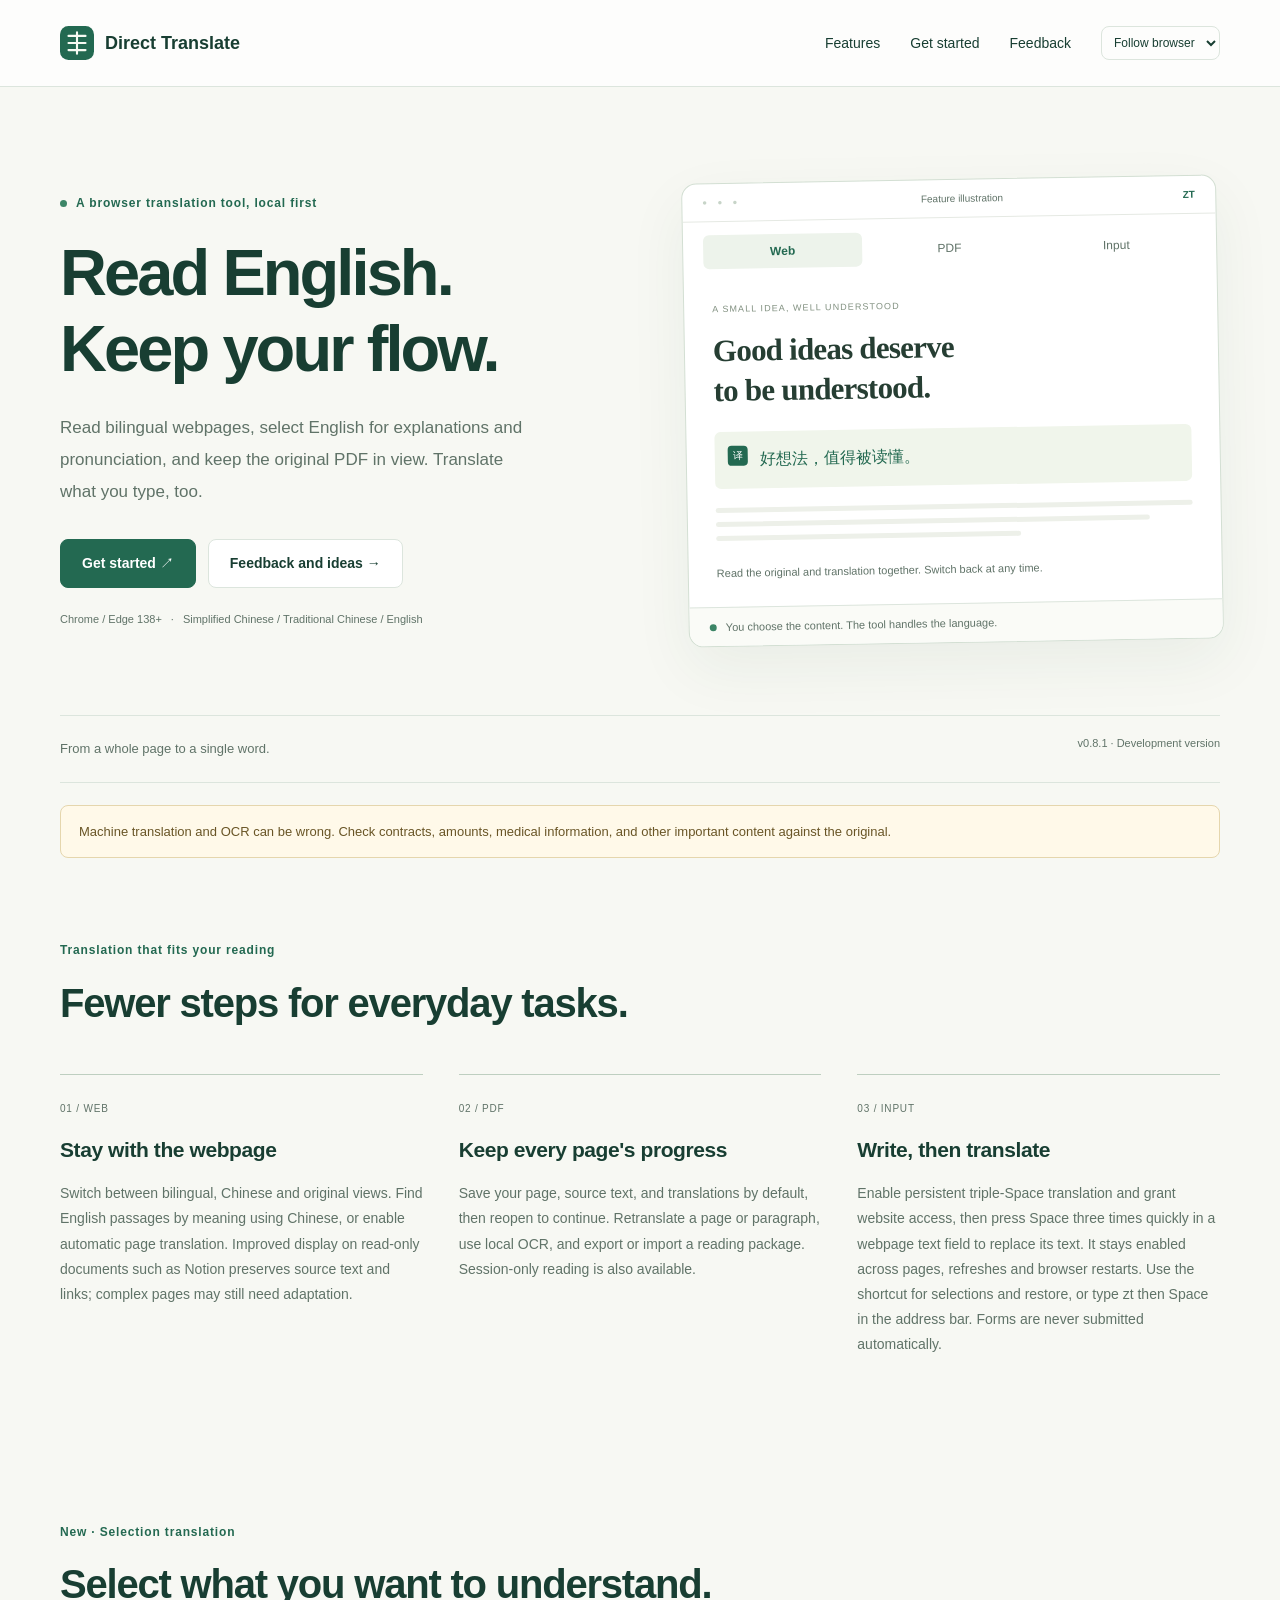
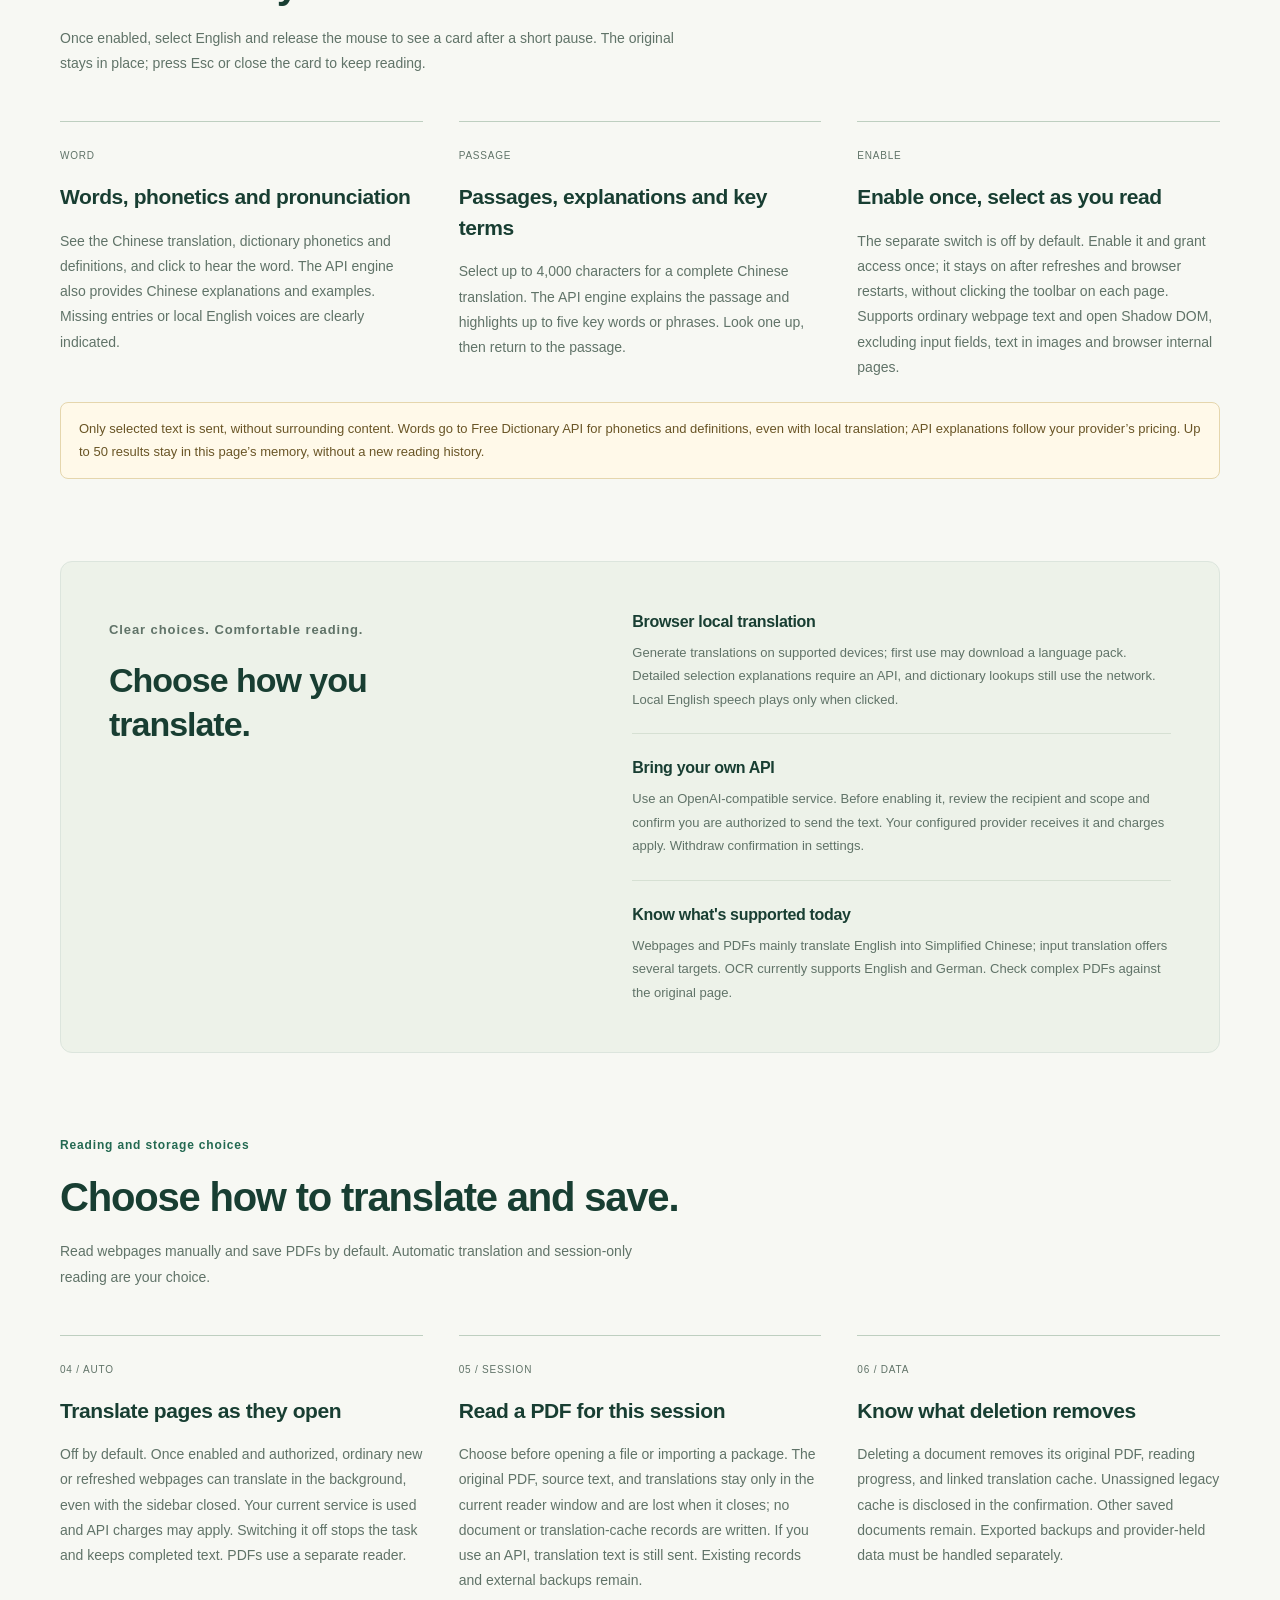
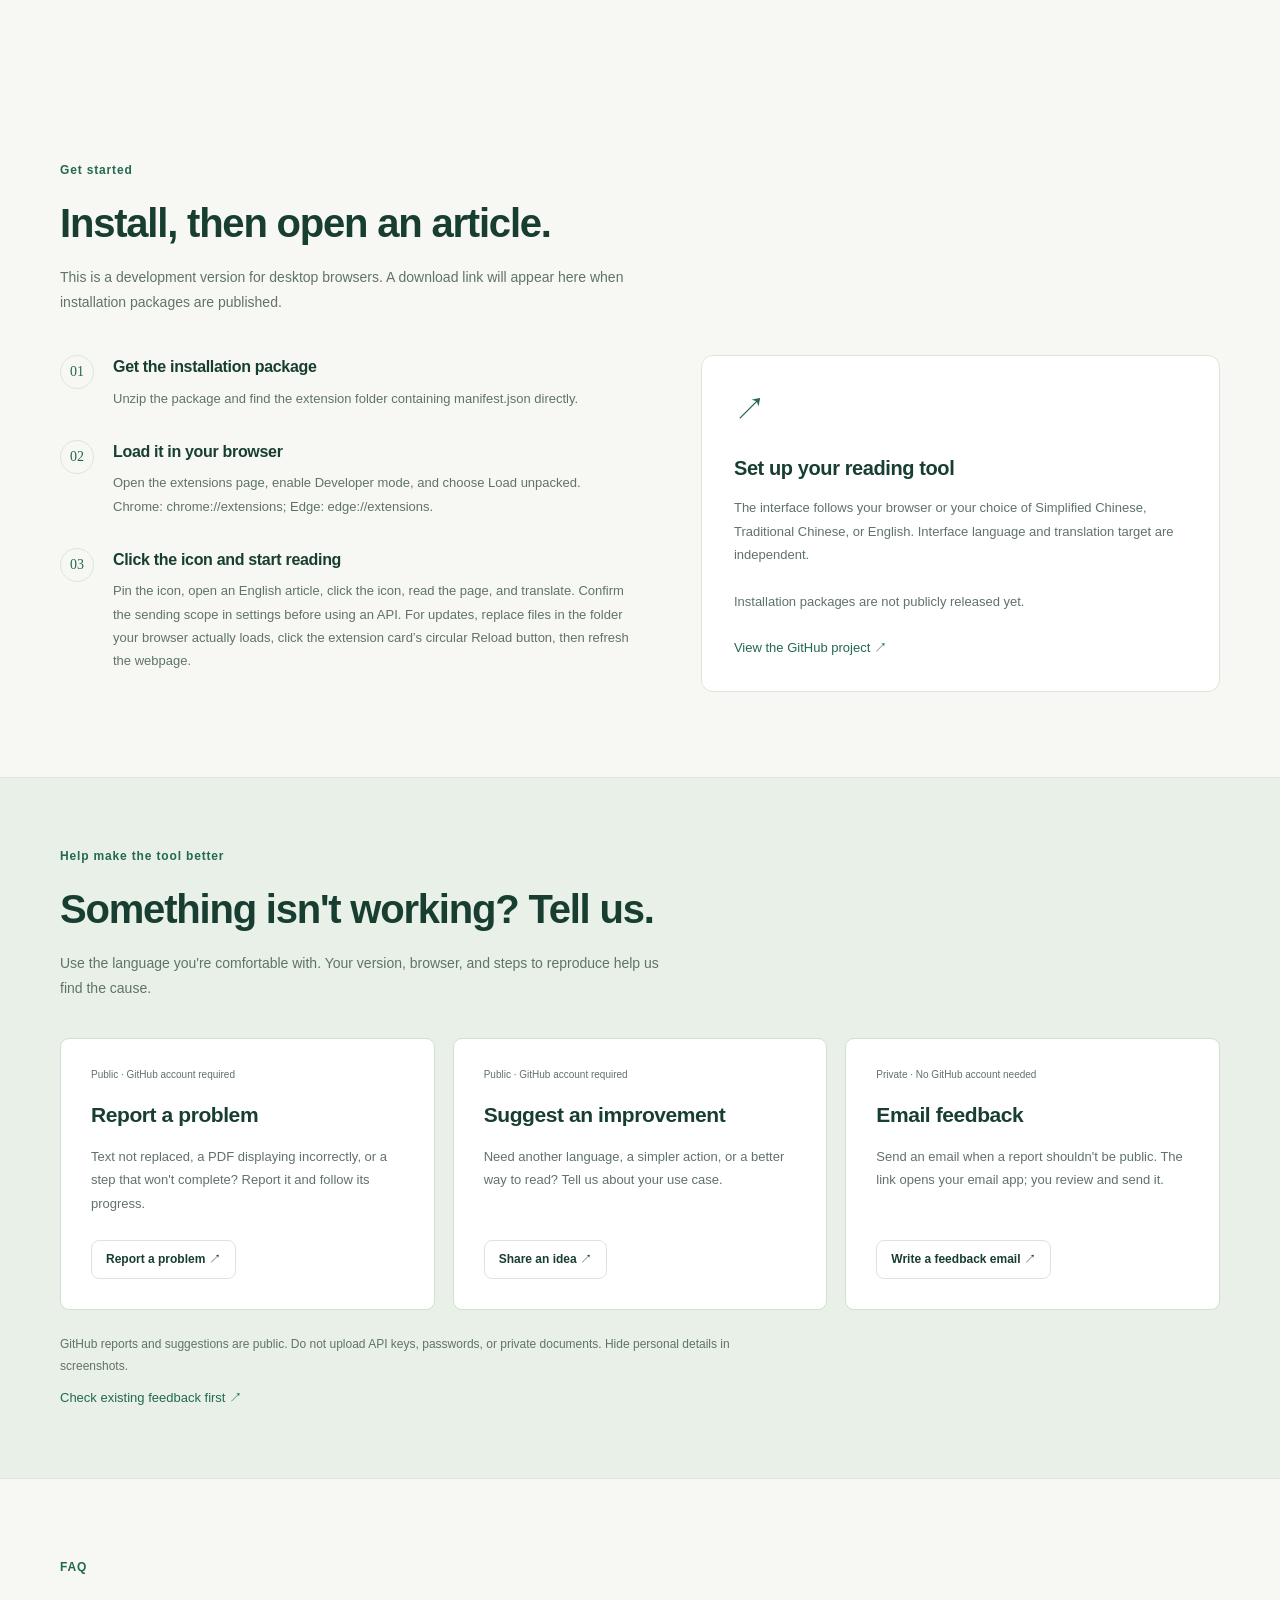
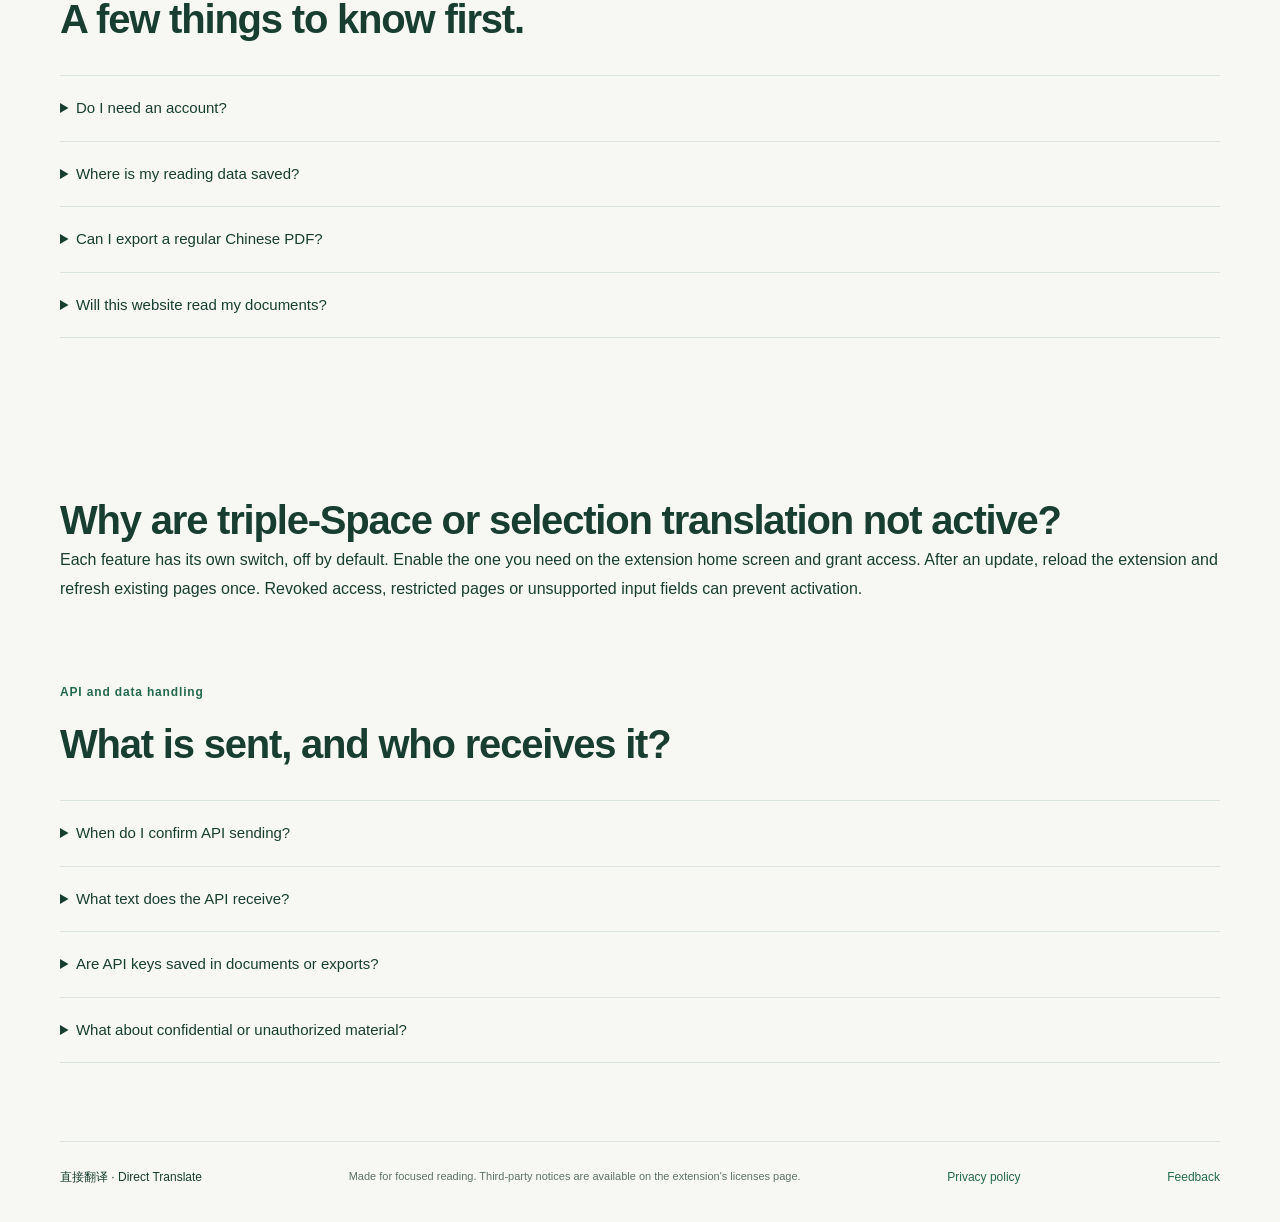
<file: site/index.html>
<!DOCTYPE html><html lang="zh-CN"><head>
  <meta charset="utf-8"><meta name="viewport" content="width=device-width,initial-scale=1">
  <title>直接翻译 · Direct Translate</title>
  <meta name="description" content="网页与 PDF 双语阅读、划词翻译、音标与点击朗读、三次空格输入翻译。独立开关持续启用，阅读成果本机保存。">
  <meta name="theme-color" content="#236951">
  <link rel="icon" href="./favicon.svg" type="image/svg+xml"><link rel="stylesheet" href="./styles.css">
</head>
<body>
  <a class="skip" href="#main" data-t="skip">跳到正文</a>
  <header class="header"><div class="shell header-inner">
    <a class="brand" href="#"><img src="./favicon.svg" alt="" width="34" height="34"><span><strong data-t="brand">直接翻译</strong><small>Direct Translate</small></span></a>
    <nav aria-label="主导航" data-ta="nav"><a href="#features" data-t="navFeatures">功能</a><a href="#start" data-t="navStart">开始使用</a><a href="#feedback" data-t="navFeedback">反馈</a></nav>
    <label class="language"><span class="sr-only" data-t="language">网站语言</span><select id="language"><option value="auto" data-t="auto">跟随浏览器</option><option value="zh_CN">简体中文</option><option value="zh_TW">繁體中文</option><option value="en">English</option></select></label>
  </div></header>
  <main id="main">
    <section class="hero shell">
      <div class="hero-copy"><p class="eyebrow"><span class="dot"></span><span data-t="eyebrow">本地优先的浏览器翻译工具</span></p>
        <h1 data-t="headline">读英文，
不打断思路。</h1>
        <p class="lead" data-t="lead">在网页里读双语，划选英文看解释、听发音。在 PDF 里保留原页，输入文字也能直接翻译。</p>
        <div class="hero-actions"><a class="button primary" href="#start" data-t="start">开始使用 ↗</a><a class="button secondary" href="#feedback" data-t="giveFeedback">反馈与建议 →</a></div>
        <p class="availability"><span data-t="browsers">Chrome / Edge 138+</span><span aria-hidden="true">·</span><span data-t="uiLanguages">简体中文 / 繁體中文 / English</span></p>
      </div>
      <div class="preview" aria-label="功能示意" data-ta="previewLabel">
        <div class="preview-top"><span class="window-dots" aria-hidden="true">● ● ●</span><span data-t="previewNote">功能示意</span><span class="preview-badge">ZT</span></div>
        <div class="preview-tabs" role="tablist" aria-label="功能预览" data-ta="previewTabs"><button id="tab-web" role="tab" aria-controls="demo-web" aria-selected="true" tabindex="0" data-demo="web" data-t="web">网页</button><button id="tab-pdf" role="tab" aria-controls="demo-pdf" aria-selected="false" tabindex="-1" data-demo="pdf" data-t="pdf">PDF</button><button id="tab-input" role="tab" aria-controls="demo-input" aria-selected="false" tabindex="-1" data-demo="input" data-t="input">输入框</button></div>
        <div id="demo-web" class="demo" role="tabpanel" aria-labelledby="tab-web"><p class="demo-kicker">A SMALL IDEA, WELL UNDERSTOOD</p><h2>Good ideas deserve<br>to be understood.</h2><div class="translated"><span class="translation-mark" aria-hidden="true">译</span><p>好想法，值得被读懂。</p></div><div class="demo-lines" aria-hidden="true"><i></i><i></i><i></i></div><p class="demo-caption" data-t="webDemo">原文与译文一起读，随时切回原文。</p></div>
        <div id="demo-pdf" class="demo" role="tabpanel" aria-labelledby="tab-pdf" hidden=""><div class="paper"><span class="paper-page">01 / 12</span><p class="demo-kicker">READ AT YOUR PACE</p><h2>Keep your place.</h2><div class="translated"><span class="translation-mark" aria-hidden="true">译</span><p>读到哪里，保存到哪里。</p></div><div class="demo-lines" aria-hidden="true"><i></i><i></i><i></i></div></div><p class="saved"><span aria-hidden="true">✓</span> <span data-t="pdfDemo">默认将原 PDF、译文与段落位置保存于本机。</span></p></div>
        <div id="demo-input" class="demo" role="tabpanel" aria-labelledby="tab-input" hidden=""><p class="demo-kicker" data-t="inputDemoTitle">输入文字，也能直接翻译</p><div class="demo-input-box"><span id="demo-input-value">你好，世界。</span><span class="caret" aria-hidden="true"></span></div><button id="demo-trigger" class="space-trigger"><span><kbd>Space</kbd><kbd>Space</kbd><kbd>Space</kbd></span><strong data-t="tryDemo">点击看看替换效果</strong></button><p class="demo-caption" data-t="inputDemo">开启持续启用开关后，快速连按三次空格，直接替换。不会自动搜索或提交表单。</p><p class="demo-disclaimer" data-t="demoDisclaimer">这是交互示意，不会请求翻译服务。</p></div>
        <div class="preview-footer"><span class="dot"></span><span data-t="previewFooter">你选择内容，工具处理语言。</span></div>
      </div>
    </section>
    <div class="promise shell"><p data-t="promise">从整页阅读，到一个单词。</p><span class="version">v<span data-version="">0.8.1</span><span data-t="devVersion"> · 开发版</span></span></div>
    <p class="accuracy-note shell" data-t="accuracyNote">机器翻译和 OCR 可能有误。合同、金额、医疗等重要内容，请核对原文。</p>
    <section id="features" class="features shell" aria-labelledby="features-heading">
      <div class="section-heading"><p class="eyebrow" data-t="featuresEyebrow">让翻译融入阅读</p><h2 id="features-heading" data-t="featuresTitle">常用的事，少走一步。</h2></div>
      <div class="feature-grid">
        <article><span class="feature-number">01 / WEB</span><h3 data-t="webTitle">留在网页里阅读</h3><p data-t="webBody">双语、仅中文、原文，随时切换。用中文按意思查找英文段落，也可开启整页自动翻译。新版改善了 Notion 等只读文档的译文显示，保留原文与链接；复杂页面仍可能需要适配。</p></article>
        <article><span class="feature-number">02 / PDF</span><h3 data-t="pdfTitle">积累每一页成果</h3><p data-t="pdfBody">默认保存页码、原文与译文，重开文件继续读。支持整页或单段重译、本机 OCR 补读，以及阅读包导出与导入；也可选择仅本次阅读。</p></article>
        <article><span class="feature-number">03 / INPUT</span><h3 data-t="inputTitle">写完，直接翻译</h3><p data-t="inputBody">开启“三次空格翻译自动启用”并授权后，在网页文本框快速连按三次空格即可替换译文；刷新、换页、重启浏览器仍可用。快捷键支持选区与恢复原文，地址栏输入 zt 后按空格也可翻译。不会自动提交表单。</p></article>
      </div>
    </section>
    <section id="selection" class="features shell" aria-labelledby="selection-heading"><div class="section-heading"><p class="eyebrow" data-t="selectionEyebrow">新增 · 划词翻译</p><h2 id="selection-heading" data-t="selectionTitle">不懂的地方，选中就能看。</h2><p data-t="selectionIntro">开启后，划选英文并松开鼠标，稍等即可查看卡片。原文保留，读完按 Esc 或关闭，继续阅读。</p></div><div class="feature-grid"><article><span class="feature-number">WORD</span><h3 data-t="selectionWordTitle">单词：音标、词义与发音</h3><p data-t="selectionWordBody">查看中文译文、词典音标和词义，点击朗读原词。API 引擎还能提供中文解释与例句。词典未收录或设备没有本地英语语音时，会明确提示。</p></article><article><span class="feature-number">PASSAGE</span><h3 data-t="selectionPassageTitle">段落：译文、讲解与重点词</h3><p data-t="selectionPassageBody">一次选中最多 4,000 字符，查看完整中文译文。API 引擎可讲解句意，列出最多 5 个重点词或短语；点击继续查询，再返回原段落。</p></article><article><span class="feature-number">ENABLE</span><h3 data-t="selectionEnableTitle">开启一次，随时划选</h3><p data-t="selectionEnableBody">独立开关默认关闭。开启并授权后，刷新或重启浏览器仍有效，不必每页点击插件图标。支持普通网页正文与开放 Shadow DOM；输入区域、图片文字和浏览器内置页面不在划词范围内。</p></article></div><p class="accuracy-note" data-t="selectionData">只发送选中文字，不额外读取相邻正文。单词发给 Free Dictionary API 查询音标与词义，本地引擎也会联网查词；API 解释按服务商计费。结果仅在本页内存保留最多 50 项，不新增阅读历史。</p></section>
    <section class="approach shell" aria-labelledby="approach-title"><div><p class="eyebrow" data-t="approachEyebrow">选择清楚，使用安心</p><h2 id="approach-title" data-t="approachTitle">翻译方式，由你决定。</h2></div><div class="approach-items"><article><h3 data-t="localTitle">浏览器本地翻译</h3><p data-t="localBody">设备支持时在本机生成译文，首次可能下载语言包。划词的详细讲解需使用 API；音标和词义仍需联网查词。本地英语朗读仅在点击时播放。</p></article><article><h3 data-t="apiTitle">使用自己的 API</h3><p data-t="apiBody">支持 OpenAI-compatible 服务。启用前显示接收地址和发送范围，由你确认有权发送；文字发送到你配置的服务，按服务商计费。设置中可撤回确认。</p></article><article><h3 data-t="scopeTitle">知道当前支持什么</h3><p data-t="scopeBody">网页与 PDF 主要为英文译简体中文；输入翻译可选多种目标语言。图片文字识别目前支持英文、德文。复杂 PDF 请对照原页核对。</p></article></div></section>
    <section id="reading-options" class="features shell" aria-labelledby="reading-options-heading">
      <div class="section-heading"><p class="eyebrow" data-t="readingOptionsEyebrow">阅读方式与保存选择</p><h2 id="reading-options-heading" data-t="readingOptionsTitle">需要时自动，保存前有选择。</h2><p data-t="readingOptionsIntro">默认手动读取网页、自动保存 PDF。自动翻译和临时阅读都由你选择。</p></div>
      <div class="feature-grid">
        <article><span class="feature-number">04 / AUTO</span><h3 data-t="autoTitle">打开网页自动翻译</h3><p data-t="autoBody">开关默认关闭。启用并授权后，新打开或刷新的普通网页可以在后台翻译，关闭侧栏也能运行；沿用当前翻译服务，API 可能计费。关闭开关停止任务，保留已完成译文；PDF 使用独立阅读页。</p></article>
        <article><span class="feature-number">05 / SESSION</span><h3 data-t="temporaryTitle">PDF 仅本次阅读</h3><p data-t="temporaryBody">打开文件或导入阅读包前选择。原 PDF、原文和译文只在当前阅读窗口保留，关闭后丢失，不写入文档记录或译文缓存。临时模式使用 API 时仍会发送待译文字；不会删除已有记录和外部备份。</p></article>
        <article><span class="feature-number">06 / DATA</span><h3 data-t="deleteTitle">清楚保存，也清楚删除</h3><p data-t="deleteBody">删除文档时清理原 PDF、阅读成果及关联译文缓存；无法归属的历史缓存会在确认中提示。其他文档长期记录保留，导出备份和服务商中的数据需另行处理。</p></article>
      </div>
    </section>
    <section id="start" class="start shell" aria-labelledby="start-heading"><div class="section-heading"><p class="eyebrow" data-t="startEyebrow">开始使用</p><h2 id="start-heading" data-t="startTitle">装好后，打开一篇文章。</h2><p data-t="startIntro">当前为桌面浏览器开发版。安装包发布后，将在这里提供下载入口。</p></div><div class="install-layout"><ol class="steps"><li><h3 data-t="step1Title">获取安装包</h3><p data-t="step1Body">解压安装资料包，找到直接包含 manifest.json 的扩展文件夹。</p></li><li><h3 data-t="step2Title">加载到浏览器</h3><p data-t="step2Body">打开扩展管理页，启用开发者模式，选择“加载已解压的扩展程序”。Chrome：chrome://extensions；Edge：edge://extensions。</p></li><li><h3 data-t="step3Title">点击图标，开始阅读</h3><p data-t="step3Body">固定工具栏图标。打开英文文章，点击图标，再读取页面并翻译。使用 API 前先在设置确认发送范围。升级时将新文件放到浏览器实际加载的目录，点击插件卡片的圆形“重新加载”，再刷新网页。</p></li></ol><aside class="install-card"><span class="install-mark" aria-hidden="true">↗</span><h3 data-t="installCardTitle">准备好你的阅读工具</h3><p data-t="installCardBody">界面可跟随浏览器，也可手动切换简体中文、繁体中文、英文。界面语言与翻译目标独立。</p><a id="download-link" class="button primary" hidden="" data-t="download">下载最新版本</a><p id="download-pending" class="small" data-t="downloadPending">安装包尚未公开发布。</p><a id="project-link" class="text-link" data-t="project" href="https://github.com/qq244358862/zhijie-direct-translate" target="_blank" rel="noopener noreferrer">查看 GitHub 项目 ↗</a></aside></div></section>
    <section id="feedback" class="feedback" aria-labelledby="feedback-title"><div class="shell"><div class="section-heading"><p class="eyebrow" data-t="feedbackEyebrow">一起把工具做得更好</p><h2 id="feedback-title" data-t="feedbackTitle">遇到问题，告诉我们。</h2><p data-t="feedbackIntro">用你习惯的语言反馈。版本、浏览器和复现步骤，会帮助我们更快定位。</p></div><div class="feedback-grid">
      <article id="issue-card"><span class="feedback-kind" data-t="publicKind">公开 · 需要 GitHub 账号</span><h3 data-t="bugTitle">报告问题</h3><p data-t="bugBody">翻译未替换、PDF 显示异常或某一步无法完成？提交问题后可以跟踪处理进展。</p><a id="bug-link" class="button secondary" data-t="bugAction" href="https://github.com/qq244358862/zhijie-direct-translate/issues/new?template=bug-report.yml" target="_blank" rel="noopener noreferrer">提交问题 ↗</a></article>
      <article id="idea-card"><span class="feedback-kind" data-t="publicKind">公开 · 需要 GitHub 账号</span><h3 data-t="ideaTitle">提出建议</h3><p data-t="ideaBody">希望增加一种语言、改进某个操作，或有更好的阅读方式？告诉我们使用场景。</p><a id="idea-link" class="button secondary" data-t="ideaAction" href="https://github.com/qq244358862/zhijie-direct-translate/issues/new?template=feature-request.yml" target="_blank" rel="noopener noreferrer">提出建议 ↗</a></article>
      <article id="email-card"><span class="feedback-kind" data-t="emailKind">私密 · 无需 GitHub 账号</span><h3 data-t="emailTitle">邮件反馈</h3><p data-t="emailBody">不方便公开的问题可以发邮件。点击后打开邮件程序，由你检查并发送。</p><a id="email-link" class="button secondary" data-t="emailAction" href="mailto:hello@tianmengdesign.com?subject=%5B%E7%9B%B4%E6%8E%A5%E7%BF%BB%E8%AF%91%5D%20%E9%97%AE%E9%A2%98%E5%8F%8D%E9%A6%88">写反馈邮件 ↗</a></article>
      <article id="form-card" hidden=""><span class="feedback-kind" data-t="formKind">反馈表单</span><h3 data-t="formTitle">填写反馈表单</h3><p data-t="formBody">用简短表单描述问题或建议。打开后请查看表单的登录要求和信息说明。</p><a id="form-link" class="button secondary" data-t="formAction">打开表单 ↗</a></article>
      <article id="discussion-card" hidden=""><span class="feedback-kind">GitHub Discussions</span><h3 data-t="discussionTitle">交流使用经验</h3><p data-t="discussionBody">讨论阅读方法与功能想法，看看其他用户如何使用。</p><a id="discussion-link" class="button secondary" data-t="discussionAction">参与讨论 ↗</a></article>
    </div><p class="feedback-note" data-t="feedbackNote">GitHub 问题和建议是公开的。请不要上传 API Key、密码或私人文档；截图前请遮挡个人信息。</p><p class="small"><a id="existing-issues" class="text-link" data-t="existingIssues" href="https://github.com/qq244358862/zhijie-direct-translate/issues" target="_blank" rel="noopener noreferrer">先看看已有反馈 ↗</a></p></div></section>
    <section class="faq shell" aria-labelledby="faq-title"><div class="section-heading"><p class="eyebrow">FAQ</p><h2 id="faq-title" data-t="faqTitle">开始前，了解这几件事。</h2></div><details><summary data-t="faqAccount">需要注册账号吗？</summary><p data-t="faqAccountBody">插件本身不需要账号。浏览器本地翻译取决于设备支持；使用自己的 API 时，需要相应服务的配置或密钥。GitHub 公开反馈需要 GitHub 账号。</p></details><details><summary data-t="faqData">阅读数据保存在哪里？</summary><p data-t="faqDataBody">译文缓存和 PDF 阅读成果在当前浏览器自动加密保存，无需设置密码。完整浏览器资料被复制或设备被控制时仍可能被读取。文档记录不自动过期，卸载或清除浏览器资料会删除记录；导出的阅读包未加密，备份须妥善保管。</p></details><details><summary data-t="faqPdf">能导出一本普通中文版 PDF 吗？</summary><p data-t="faqPdfBody">目前导出阅读包 ZIP，包含完整原 PDF、已保存原文与译文、排版数据，可导入后继续阅读；不会导出 API Key。阅读包未加密，只能处理有权使用的资料，公开传播须取得相应授权。删除扩展内记录不会删除备份。普通中文版 PDF 导出尚未提供，OCR 也可能漏字。</p></details><details><summary data-t="faqSite">这个网站会读取我的文档吗？</summary><p data-t="faqSiteBody">这个介绍页不访问扩展数据、文档或剪贴板，也不内嵌统计或第三方表单。反馈链接会打开对应服务；只有你选择提交的内容才会进入反馈渠道。</p></details></section>
    <section class="faq shell" aria-labelledby="persistent-help"><h2 id="persistent-help" data-t="faqPersistent">为什么三次空格或划词翻译没有自动生效？</h2><p data-t="faqPersistentBody">两个功能各有独立开关，默认关闭。在插件主页开启所需功能并完成授权。更新后先重新加载扩展，再刷新已打开的网页；之后无需每页重新开启。撤销网站权限、受限页面或不支持的输入框可能使功能不可用。</p></section>
    <section class="faq shell data-faq" aria-labelledby="data-faq-title">
      <div class="section-heading"><p class="eyebrow" data-t="dataFaqEyebrow">API 与资料处理</p><h2 id="data-faq-title" data-t="dataFaqTitle">发送什么，由谁接收？</h2></div>
      <details><summary data-t="faqConsent">什么时候需要确认 API 发送？</summary><p data-t="faqConsentBody">首次配置、旧版未确认配置、更换接收地址，或从手动扩大到后台自动翻译时，需要查看告知并确认有权发送。同一地址与范围可保留确认，设置中可撤回；撤回后关闭自动 API 翻译并阻止新的 API 请求。取消不会保存本次配置，也不会发送翻译内容。</p></details>
      <details><summary data-t="faqApiText">API 会收到哪些文字？</summary><p data-t="faqApiTextBody">网页翻译发送提取的文字，输入翻译发送待译文字；开启自动翻译后，新网页也可能在后台发送。PDF 发送待译段落，并附带当前页最多 20,000 字符、上一页结尾和下一页开头各最多 1,200 字符的上下文；不把原 PDF 文件作为翻译附件上传。费用与接收方的数据留存按所选服务商规则执行。 划词只发送所选文字用于翻译与解释，单词另发送至 Free Dictionary API 查词。</p></details>
      <details><summary data-t="faqKey">API Key 会进入文档或阅读包吗？</summary><p data-t="faqKeyBody">Key 在当前浏览器的扩展设置中自动加密保存，不同步，也不进入 PDF 记录、译文缓存或导出包。它随 API 请求用于向你配置的服务认证。加密密钥在同一浏览器存储中，不是系统或硬件保险库，完整浏览器资料被复制或设备被控制仍可能暴露 Key。可在设置清除本机 Key；服务商处的撤销需另行操作。</p></details>
      <details><summary data-t="faqConfidential">保密或无法确认授权的资料怎么办？</summary><p data-t="faqConfidentialBody">涉及国家秘密的资料不得使用本扩展联网翻译。企业保密资料、个人信息或受限制文档，先核实处理与发送权限及单位规定。无法确认时取消 API 操作，咨询所属单位的保密或合规负责人。扩展不能鉴定国家秘密，用户确认也不代表资料已通过合规审查。</p></details>
    </section>
  </main>
  <footer class="footer shell"><span data-t="footerBrand">直接翻译 · Direct Translate</span><p data-t="footerNote">为专注阅读而做。第三方组件声明可在软件的许可页面查看。</p><a id="privacy-link" href="./privacy.html" data-t="privacyPolicy">隐私政策</a><a href="#feedback" data-t="navFeedback">反馈</a></footer>
  <div id="site-status" class="sr-only" role="status" aria-live="polite"></div>
  <script type="module" src="./site.js"></script>

</body></html>
</file>
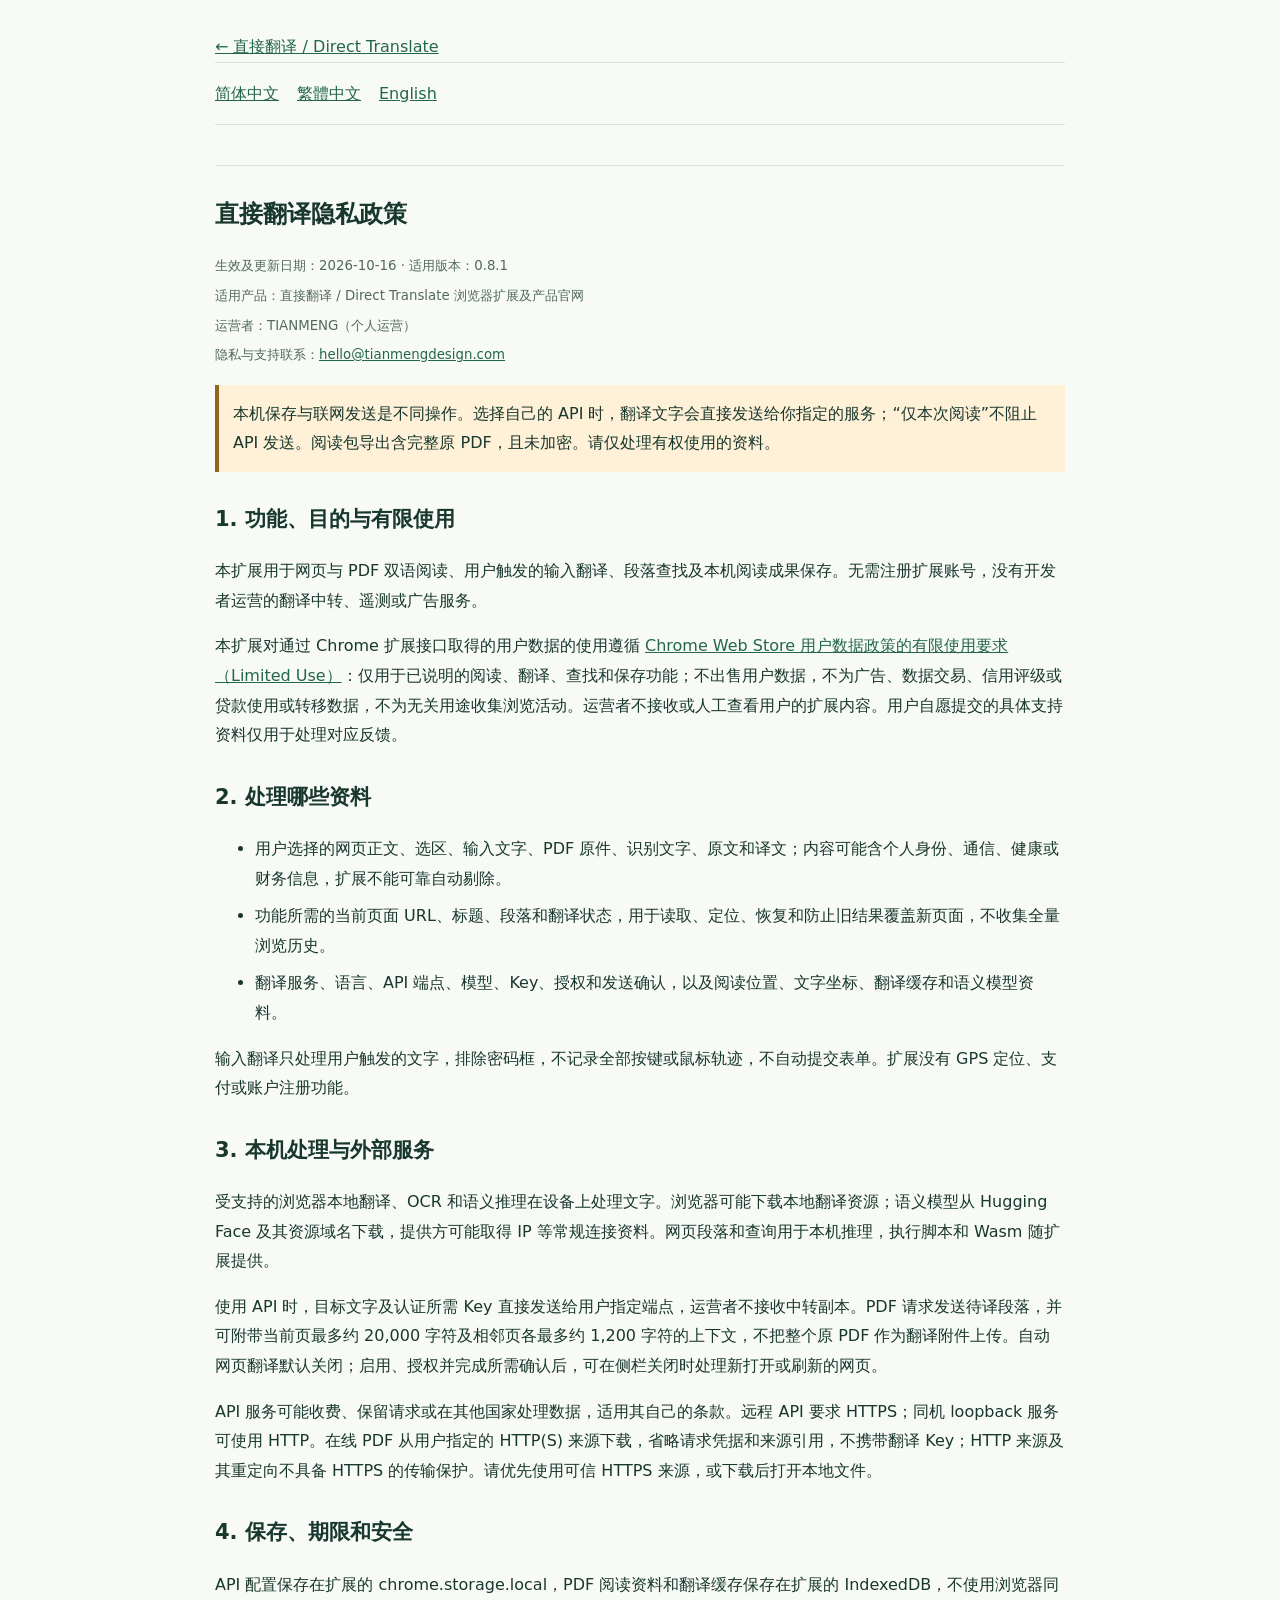
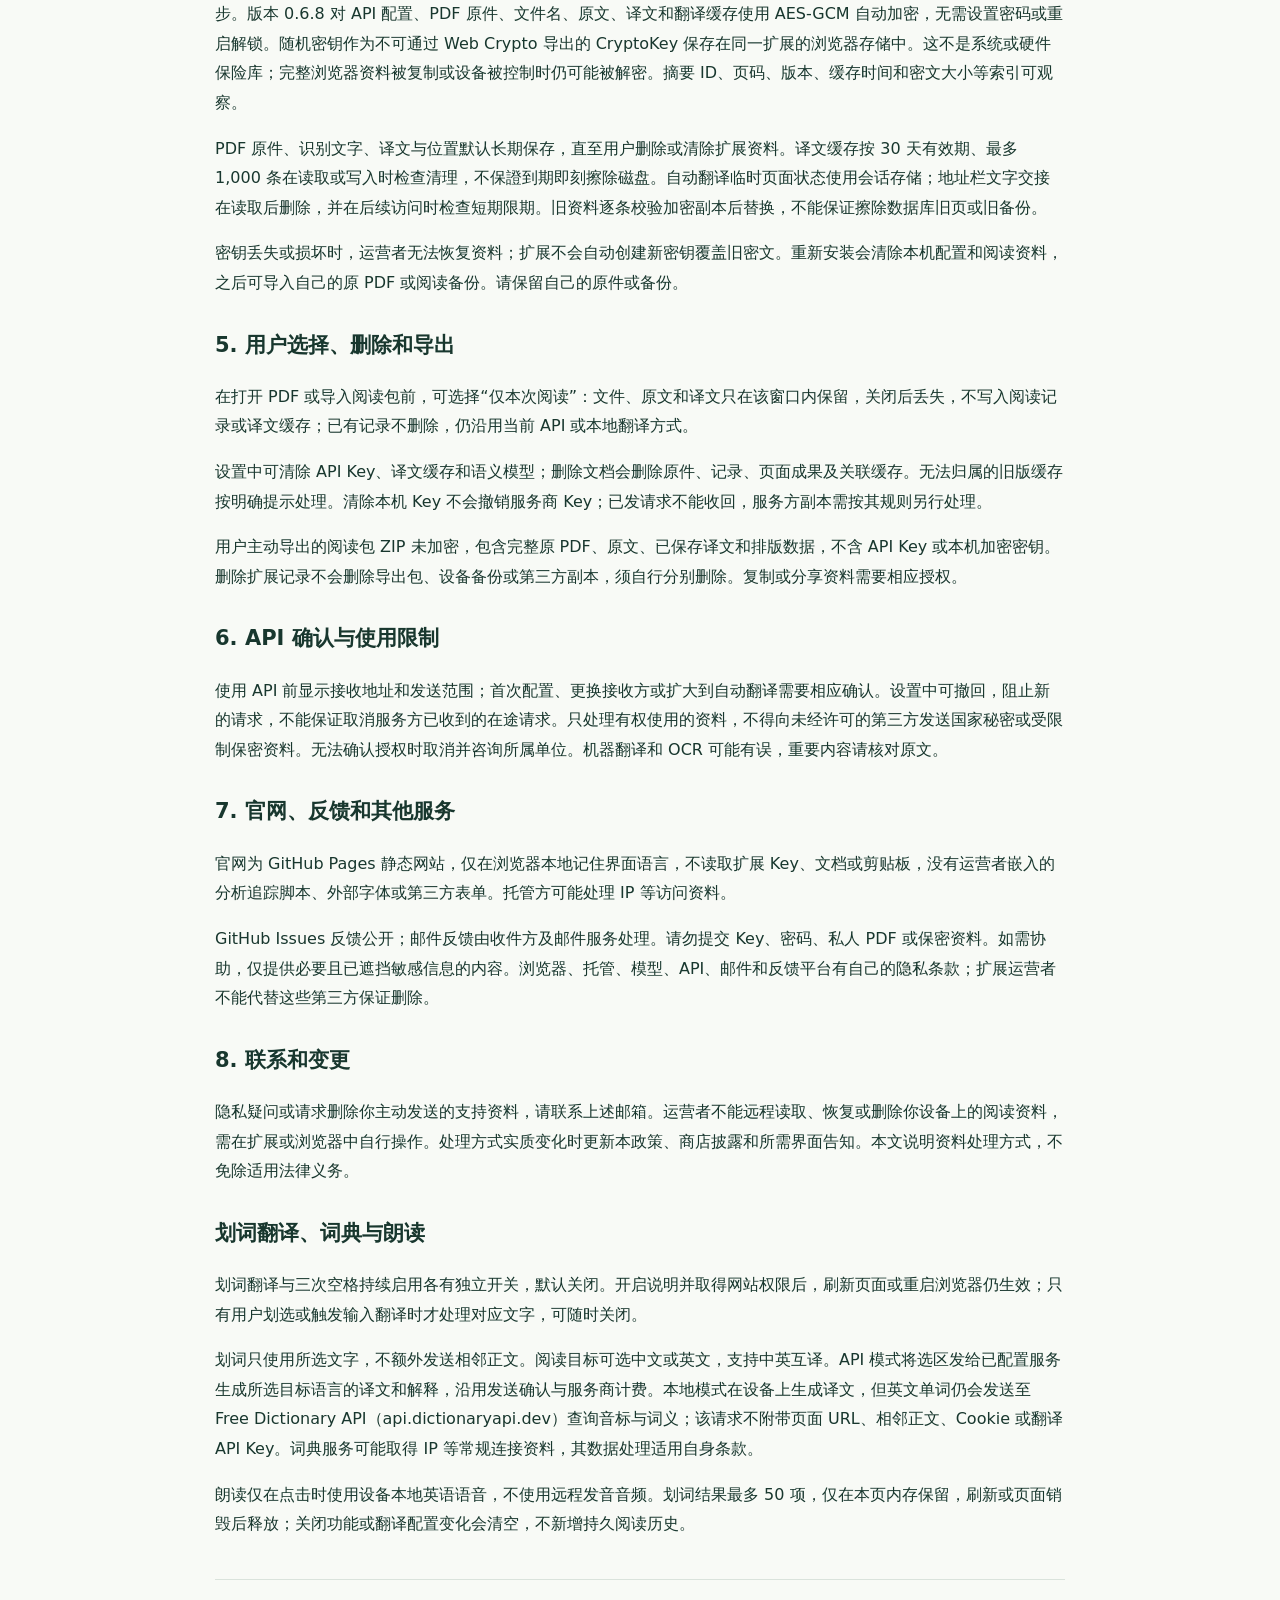
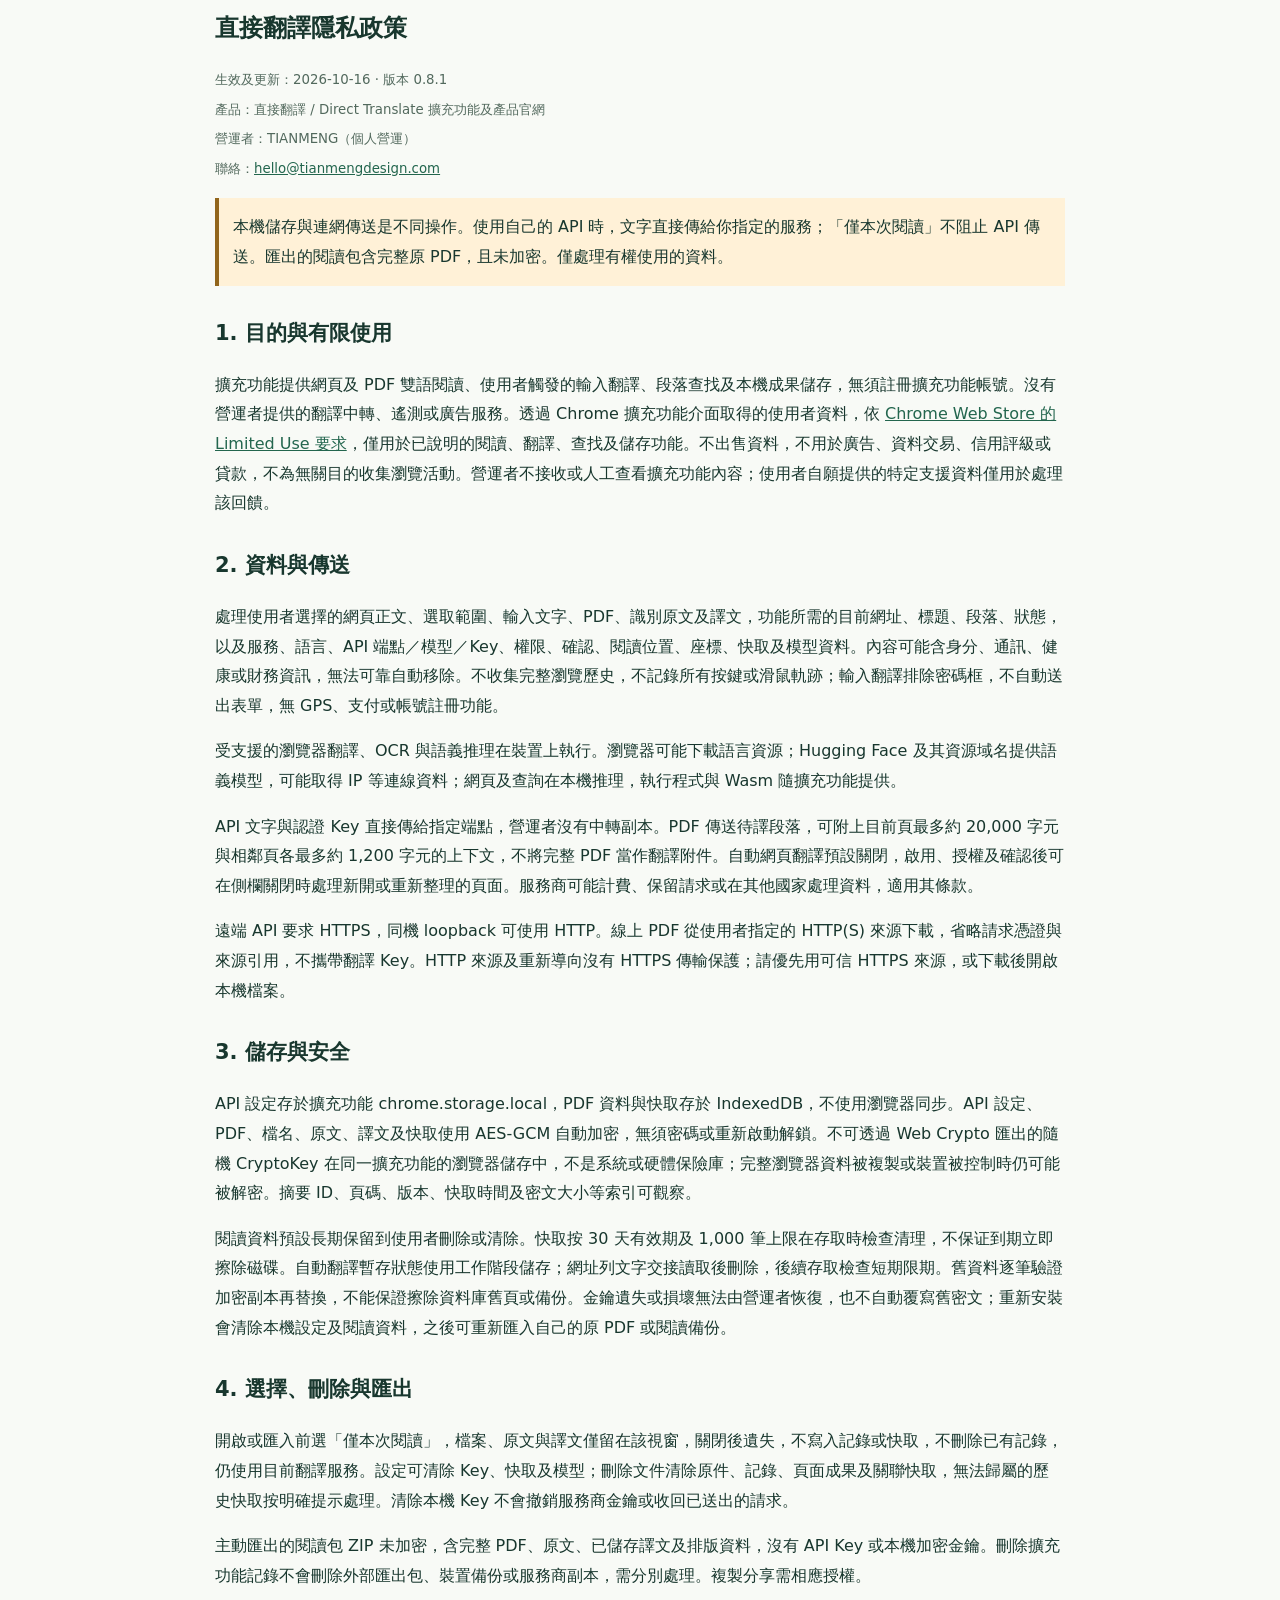
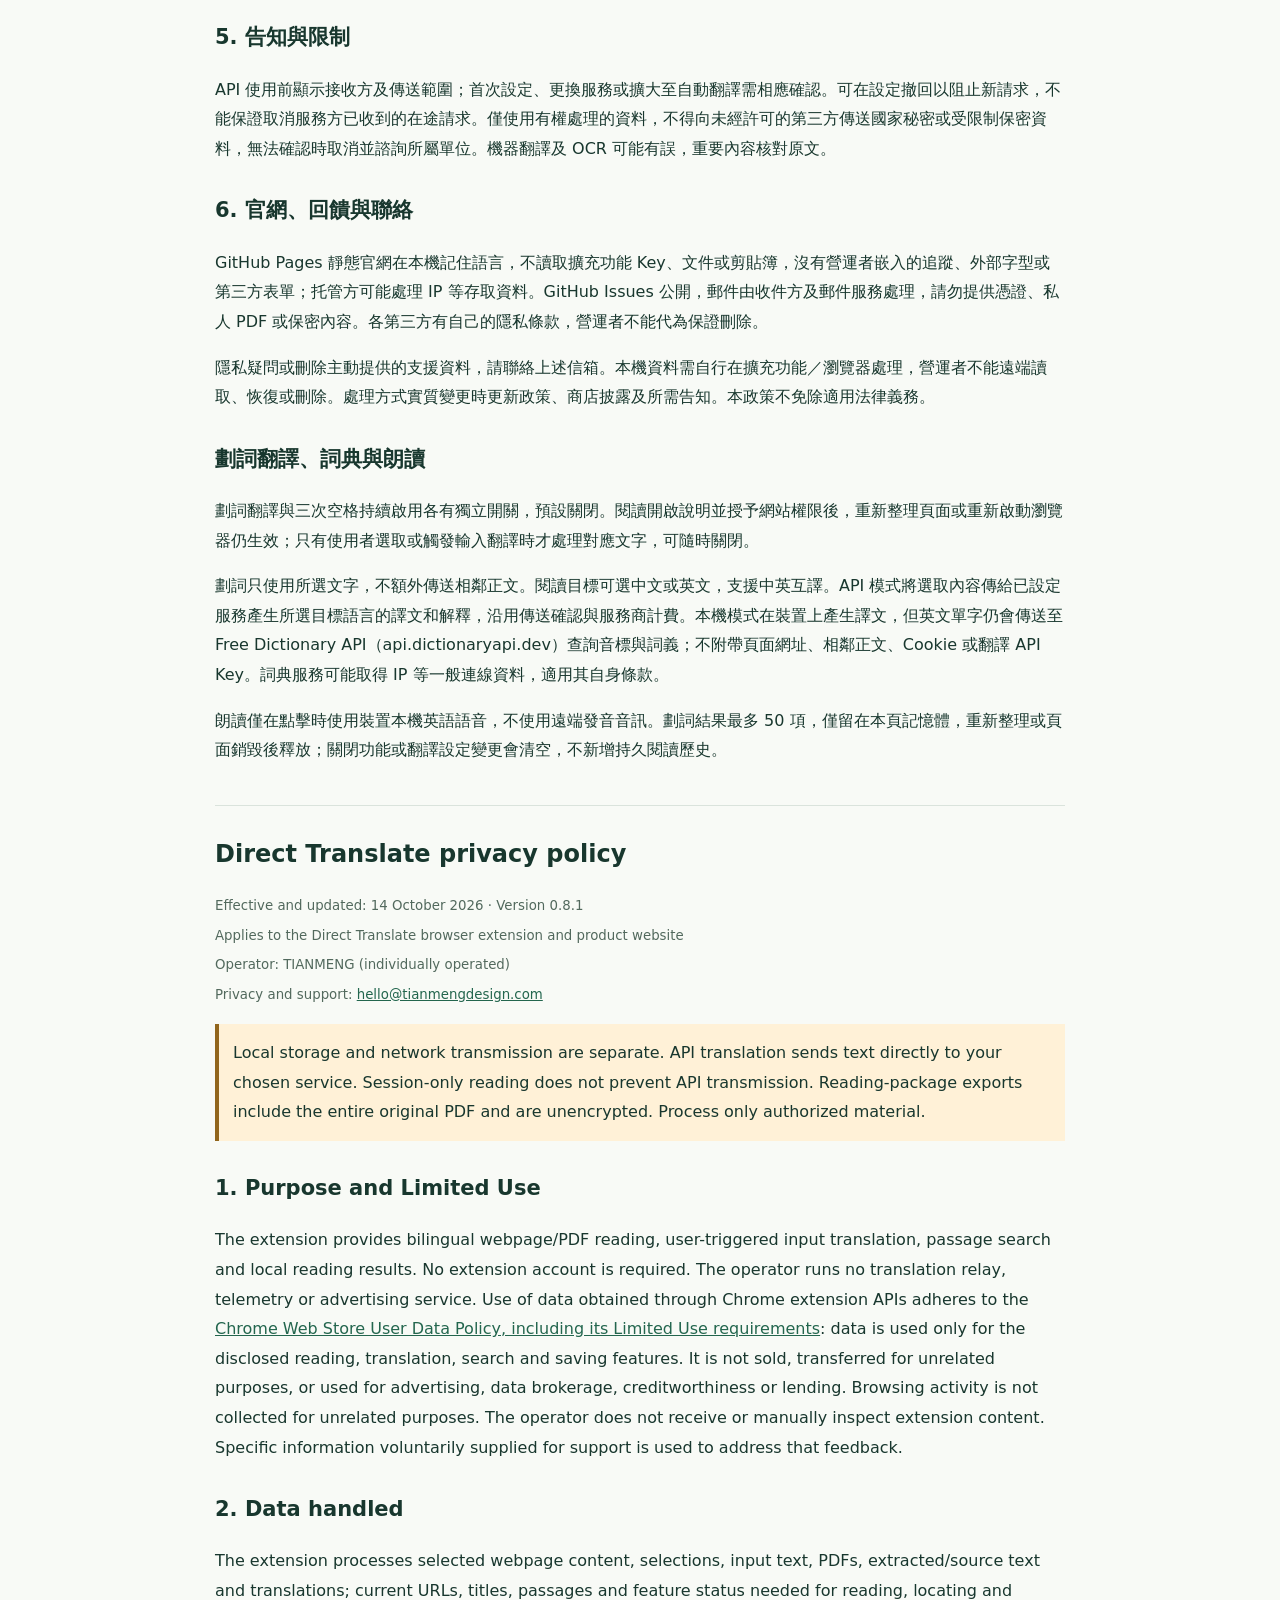
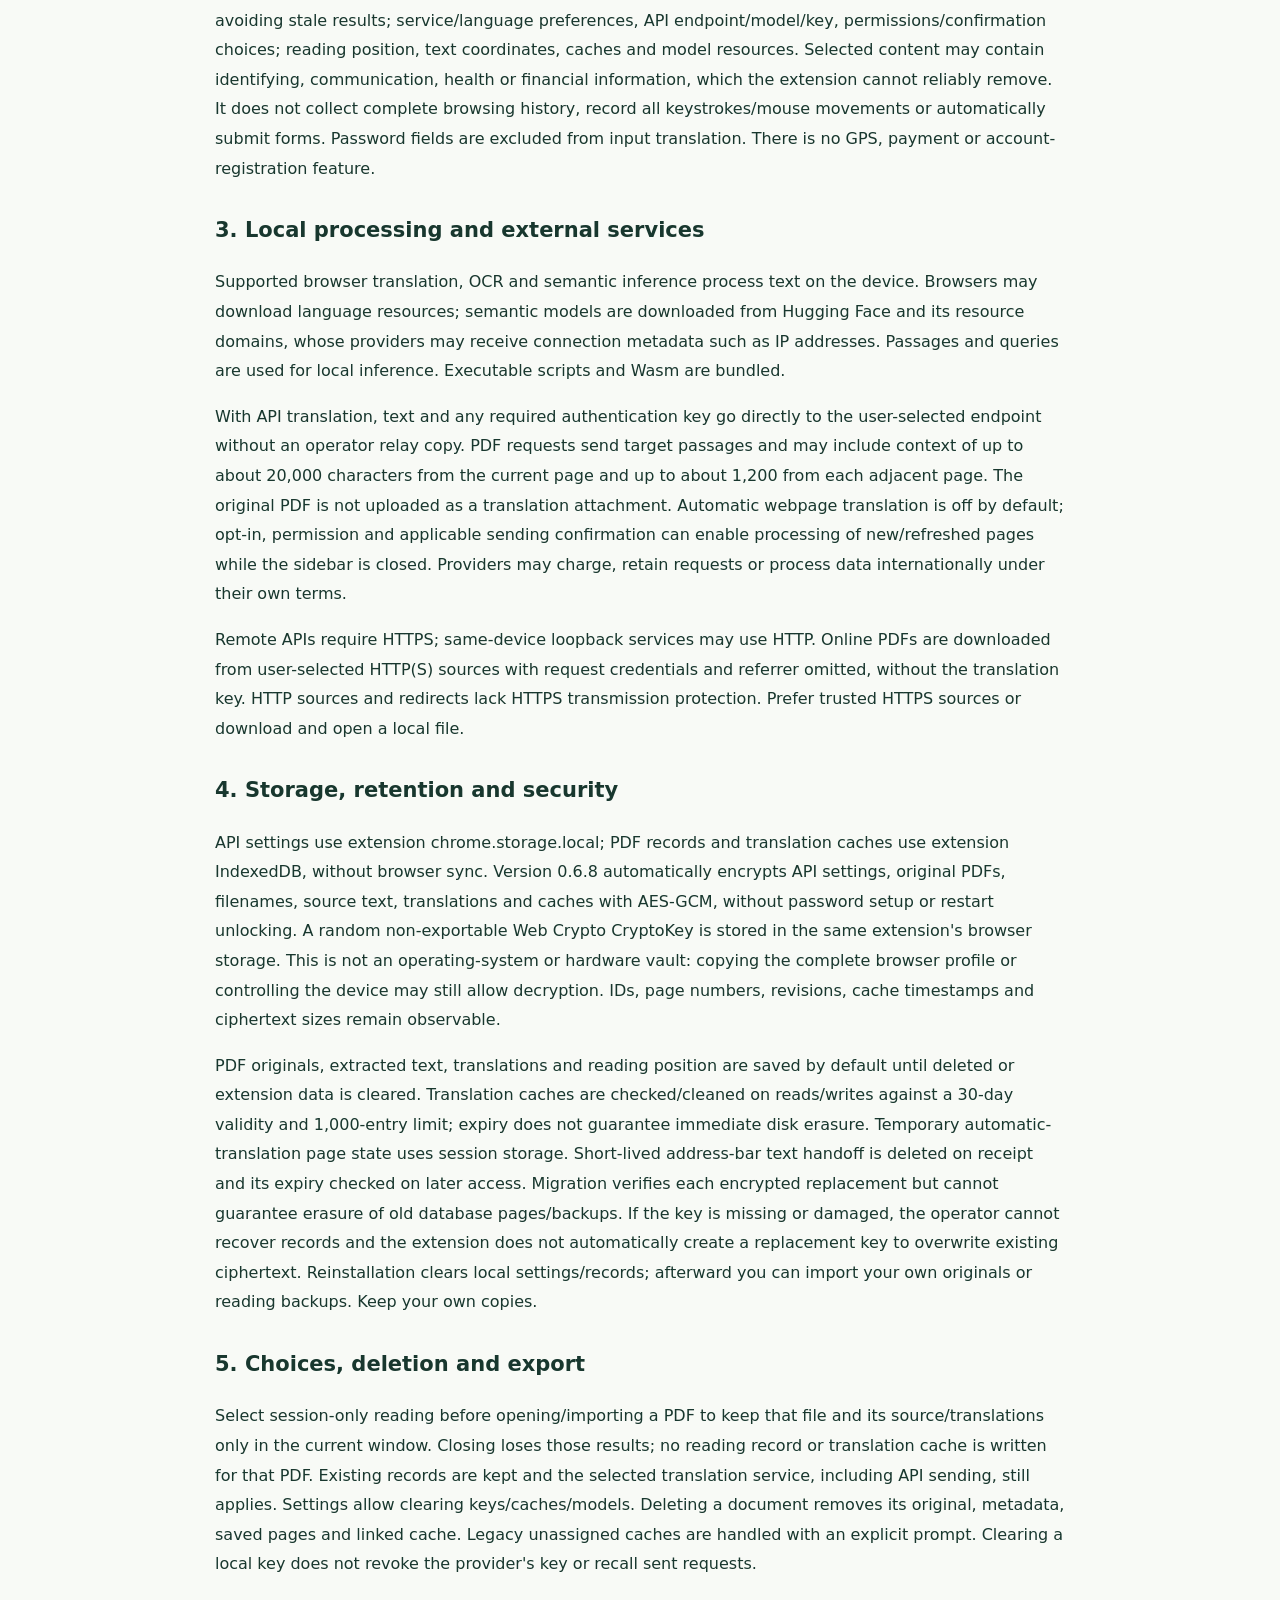
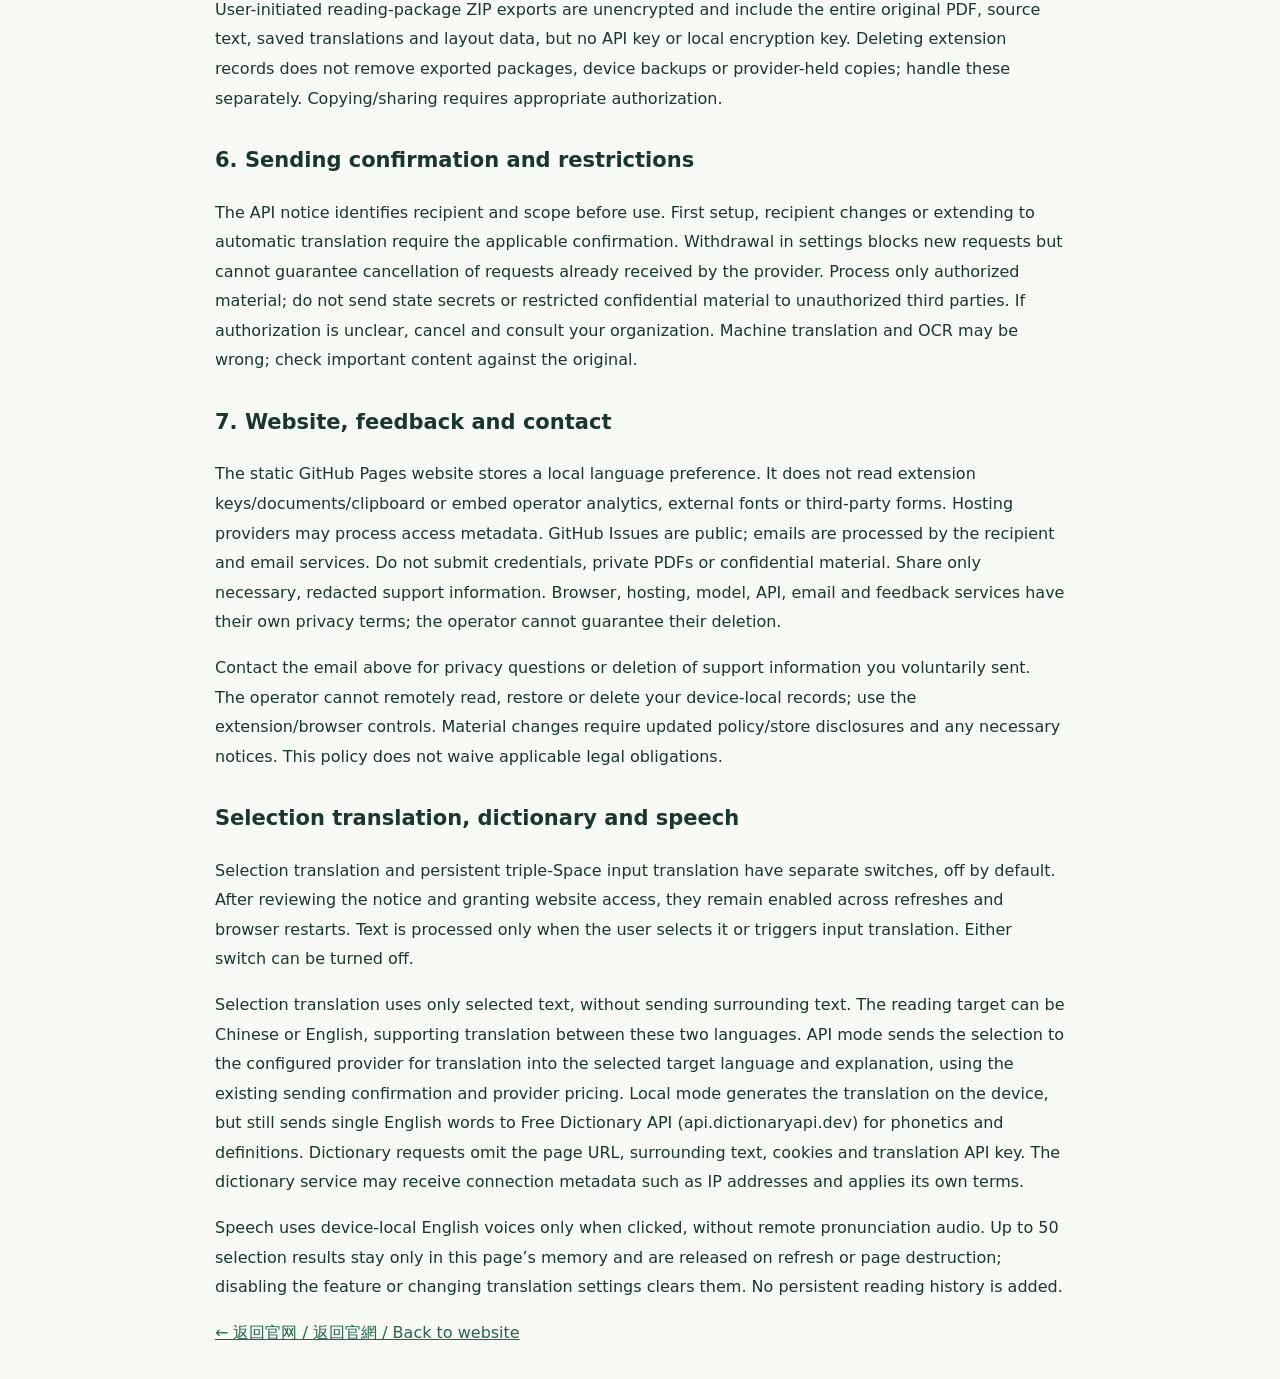
<file: site/privacy.html>
<!doctype html>
<html lang="zh-CN"><head><meta charset="utf-8"><meta name="viewport" content="width=device-width,initial-scale=1"><meta name="description" content="直接翻译的资料处理、API 发送、本机加密、保存与删除说明。"><title>隐私政策 · Direct Translate</title><link rel="icon" href="./favicon.svg" type="image/svg+xml"><style>html{scroll-behavior:smooth}body{max-width:850px;margin:32px auto;padding:0 22px;font:16px/1.85 system-ui,"Microsoft YaHei",sans-serif;color:#18372e;background:#f8faf6;overflow-wrap:anywhere}h1{line-height:1.35}h2{font-size:21px;margin-top:28px}a{color:#23664e}nav{display:flex;flex-wrap:wrap;gap:18px;padding:16px 0;border-block:1px solid #dae3dc}section{border-top:1px solid #dae3dc;margin-top:40px;padding-top:12px;scroll-margin-top:20px}.notice{background:#fff1d7;border-left:4px solid #91651c;padding:14px}small{color:#52695d}li{margin:8px 0}@media(prefers-reduced-motion:reduce){html{scroll-behavior:auto}}</style></head><body>
<a href="./">← 直接翻译 / Direct Translate</a>
<nav aria-label="Policy languages"><a href="#zh-CN">简体中文</a><a href="#zh-TW">繁體中文</a><a href="#en">English</a></nav>
<section id="zh-CN" lang="zh-CN">
<h1>直接翻译隐私政策</h1>
<p><small>生效及更新日期：2026-10-16 · 适用版本：0.8.1<br>适用产品：直接翻译 / Direct Translate 浏览器扩展及产品官网<br>运营者：TIANMENG（个人运营）<br>隐私与支持联系：<a href="mailto:hello@tianmengdesign.com">hello@tianmengdesign.com</a></small></p>
<p class="notice">本机保存与联网发送是不同操作。选择自己的 API 时，翻译文字会直接发送给你指定的服务；“仅本次阅读”不阻止 API 发送。阅读包导出含完整原 PDF，且未加密。请仅处理有权使用的资料。</p>
<h2>1. 功能、目的与有限使用</h2>
<p>本扩展用于网页与 PDF 双语阅读、用户触发的输入翻译、段落查找及本机阅读成果保存。无需注册扩展账号，没有开发者运营的翻译中转、遥测或广告服务。</p>
<p>本扩展对通过 Chrome 扩展接口取得的用户数据的使用遵循 <a href="https://developer.chrome.com/docs/webstore/program-policies/limited-use" rel="noopener noreferrer">Chrome Web Store 用户数据政策的有限使用要求（Limited Use）</a>：仅用于已说明的阅读、翻译、查找和保存功能；不出售用户数据，不为广告、数据交易、信用评级或贷款使用或转移数据，不为无关用途收集浏览活动。运营者不接收或人工查看用户的扩展内容。用户自愿提交的具体支持资料仅用于处理对应反馈。</p>
<h2>2. 处理哪些资料</h2>
<ul><li>用户选择的网页正文、选区、输入文字、PDF 原件、识别文字、原文和译文；内容可能含个人身份、通信、健康或财务信息，扩展不能可靠自动剔除。</li><li>功能所需的当前页面 URL、标题、段落和翻译状态，用于读取、定位、恢复和防止旧结果覆盖新页面，不收集全量浏览历史。</li><li>翻译服务、语言、API 端点、模型、Key、授权和发送确认，以及阅读位置、文字坐标、翻译缓存和语义模型资料。</li></ul>
<p>输入翻译只处理用户触发的文字，排除密码框，不记录全部按键或鼠标轨迹，不自动提交表单。扩展没有 GPS 定位、支付或账户注册功能。</p>
<h2>3. 本机处理与外部服务</h2>
<p>受支持的浏览器本地翻译、OCR 和语义推理在设备上处理文字。浏览器可能下载本地翻译资源；语义模型从 Hugging Face 及其资源域名下载，提供方可能取得 IP 等常规连接资料。网页段落和查询用于本机推理，执行脚本和 Wasm 随扩展提供。</p>
<p>使用 API 时，目标文字及认证所需 Key 直接发送给用户指定端点，运营者不接收中转副本。PDF 请求发送待译段落，并可附带当前页最多约 20,000 字符及相邻页各最多约 1,200 字符的上下文，不把整个原 PDF 作为翻译附件上传。自动网页翻译默认关闭；启用、授权并完成所需确认后，可在侧栏关闭时处理新打开或刷新的网页。</p>
<p>API 服务可能收费、保留请求或在其他国家处理数据，适用其自己的条款。远程 API 要求 HTTPS；同机 loopback 服务可使用 HTTP。在线 PDF 从用户指定的 HTTP(S) 来源下载，省略请求凭据和来源引用，不携带翻译 Key；HTTP 来源及其重定向不具备 HTTPS 的传输保护。请优先使用可信 HTTPS 来源，或下载后打开本地文件。</p>
<h2>4. 保存、期限和安全</h2>
<p>API 配置保存在扩展的 chrome.storage.local，PDF 阅读资料和翻译缓存保存在扩展的 IndexedDB，不使用浏览器同步。版本 0.6.8 对 API 配置、PDF 原件、文件名、原文、译文和翻译缓存使用 AES-GCM 自动加密，无需设置密码或重启解锁。随机密钥作为不可通过 Web Crypto 导出的 CryptoKey 保存在同一扩展的浏览器存储中。这不是系统或硬件保险库；完整浏览器资料被复制或设备被控制时仍可能被解密。摘要 ID、页码、版本、缓存时间和密文大小等索引可观察。</p>
<p>PDF 原件、识别文字、译文与位置默认长期保存，直至用户删除或清除扩展资料。译文缓存按 30 天有效期、最多 1,000 条在读取或写入时检查清理，不保證到期即刻擦除磁盘。自动翻译临时页面状态使用会话存储；地址栏文字交接在读取后删除，并在后续访问时检查短期限期。旧资料逐条校验加密副本后替换，不能保证擦除数据库旧页或旧备份。</p>
<p>密钥丢失或损坏时，运营者无法恢复资料；扩展不会自动创建新密钥覆盖旧密文。重新安装会清除本机配置和阅读资料，之后可导入自己的原 PDF 或阅读备份。请保留自己的原件或备份。</p>
<h2>5. 用户选择、删除和导出</h2>
<p>在打开 PDF 或导入阅读包前，可选择“仅本次阅读”：文件、原文和译文只在该窗口内保留，关闭后丢失，不写入阅读记录或译文缓存；已有记录不删除，仍沿用当前 API 或本地翻译方式。</p>
<p>设置中可清除 API Key、译文缓存和语义模型；删除文档会删除原件、记录、页面成果及关联缓存。无法归属的旧版缓存按明确提示处理。清除本机 Key 不会撤销服务商 Key；已发请求不能收回，服务方副本需按其规则另行处理。</p>
<p>用户主动导出的阅读包 ZIP 未加密，包含完整原 PDF、原文、已保存译文和排版数据，不含 API Key 或本机加密密钥。删除扩展记录不会删除导出包、设备备份或第三方副本，须自行分别删除。复制或分享资料需要相应授权。</p>
<h2>6. API 确认与使用限制</h2>
<p>使用 API 前显示接收地址和发送范围；首次配置、更换接收方或扩大到自动翻译需要相应确认。设置中可撤回，阻止新的请求，不能保证取消服务方已收到的在途请求。只处理有权使用的资料，不得向未经许可的第三方发送国家秘密或受限制保密资料。无法确认授权时取消并咨询所属单位。机器翻译和 OCR 可能有误，重要内容请核对原文。</p>
<h2>7. 官网、反馈和其他服务</h2>
<p>官网为 GitHub Pages 静态网站，仅在浏览器本地记住界面语言，不读取扩展 Key、文档或剪贴板，没有运营者嵌入的分析追踪脚本、外部字体或第三方表单。托管方可能处理 IP 等访问资料。</p>
<p>GitHub Issues 反馈公开；邮件反馈由收件方及邮件服务处理。请勿提交 Key、密码、私人 PDF 或保密资料。如需协助，仅提供必要且已遮挡敏感信息的内容。浏览器、托管、模型、API、邮件和反馈平台有自己的隐私条款；扩展运营者不能代替这些第三方保证删除。</p>
<h2>8. 联系和变更</h2>
<p>隐私疑问或请求删除你主动发送的支持资料，请联系上述邮箱。运营者不能远程读取、恢复或删除你设备上的阅读资料，需在扩展或浏览器中自行操作。处理方式实质变化时更新本政策、商店披露和所需界面告知。本文说明资料处理方式，不免除适用法律义务。</p>
<h2>划词翻译、词典与朗读</h2><p>划词翻译与三次空格持续启用各有独立开关，默认关闭。开启说明并取得网站权限后，刷新页面或重启浏览器仍生效；只有用户划选或触发输入翻译时才处理对应文字，可随时关闭。</p><p>划词只使用所选文字，不额外发送相邻正文。阅读目标可选中文或英文，支持中英互译。API 模式将选区发给已配置服务生成所选目标语言的译文和解释，沿用发送确认与服务商计费。本地模式在设备上生成译文，但英文单词仍会发送至 Free Dictionary API（api.dictionaryapi.dev）查询音标与词义；该请求不附带页面 URL、相邻正文、Cookie 或翻译 API Key。词典服务可能取得 IP 等常规连接资料，其数据处理适用自身条款。</p><p>朗读仅在点击时使用设备本地英语语音，不使用远程发音音频。划词结果最多 50 项，仅在本页内存保留，刷新或页面销毁后释放；关闭功能或翻译配置变化会清空，不新增持久阅读历史。</p>
</section>
<section id="zh-TW" lang="zh-TW">
<h1>直接翻譯隱私政策</h1>
<p><small>生效及更新：2026-10-16 · 版本 0.8.1<br>產品：直接翻譯 / Direct Translate 擴充功能及產品官網<br>營運者：TIANMENG（個人營運）<br>聯絡：<a href="mailto:hello@tianmengdesign.com">hello@tianmengdesign.com</a></small></p>
<p class="notice">本機儲存與連網傳送是不同操作。使用自己的 API 時，文字直接傳給你指定的服務；「僅本次閱讀」不阻止 API 傳送。匯出的閱讀包含完整原 PDF，且未加密。僅處理有權使用的資料。</p>
<h2>1. 目的與有限使用</h2><p>擴充功能提供網頁及 PDF 雙語閱讀、使用者觸發的輸入翻譯、段落查找及本機成果儲存，無須註冊擴充功能帳號。沒有營運者提供的翻譯中轉、遙測或廣告服務。透過 Chrome 擴充功能介面取得的使用者資料，依 <a href="https://developer.chrome.com/docs/webstore/program-policies/limited-use" rel="noopener noreferrer">Chrome Web Store 的 Limited Use 要求</a>，僅用於已說明的閱讀、翻譯、查找及儲存功能。不出售資料，不用於廣告、資料交易、信用評級或貸款，不為無關目的收集瀏覽活動。營運者不接收或人工查看擴充功能內容；使用者自願提供的特定支援資料僅用於處理該回饋。</p>
<h2>2. 資料與傳送</h2><p>處理使用者選擇的網頁正文、選取範圍、輸入文字、PDF、識別原文及譯文，功能所需的目前網址、標題、段落、狀態，以及服務、語言、API 端點／模型／Key、權限、確認、閱讀位置、座標、快取及模型資料。內容可能含身分、通訊、健康或財務資訊，無法可靠自動移除。不收集完整瀏覽歷史，不記錄所有按鍵或滑鼠軌跡；輸入翻譯排除密碼框，不自動送出表單，無 GPS、支付或帳號註冊功能。</p>
<p>受支援的瀏覽器翻譯、OCR 與語義推理在裝置上執行。瀏覽器可能下載語言資源；Hugging Face 及其資源域名提供語義模型，可能取得 IP 等連線資料；網頁及查詢在本機推理，執行程式與 Wasm 隨擴充功能提供。</p>
<p>API 文字與認證 Key 直接傳給指定端點，營運者沒有中轉副本。PDF 傳送待譯段落，可附上目前頁最多約 20,000 字元與相鄰頁各最多約 1,200 字元的上下文，不將完整 PDF 當作翻譯附件。自動網頁翻譯預設關閉，啟用、授權及確認後可在側欄關閉時處理新開或重新整理的頁面。服務商可能計費、保留請求或在其他國家處理資料，適用其條款。</p>
<p>遠端 API 要求 HTTPS，同機 loopback 可使用 HTTP。線上 PDF 從使用者指定的 HTTP(S) 來源下載，省略請求憑證與來源引用，不攜帶翻譯 Key。HTTP 來源及重新導向沒有 HTTPS 傳輸保護；請優先用可信 HTTPS 來源，或下載後開啟本機檔案。</p>
<h2>3. 儲存與安全</h2><p>API 設定存於擴充功能 chrome.storage.local，PDF 資料與快取存於 IndexedDB，不使用瀏覽器同步。API 設定、PDF、檔名、原文、譯文及快取使用 AES-GCM 自動加密，無須密碼或重新啟動解鎖。不可透過 Web Crypto 匯出的隨機 CryptoKey 在同一擴充功能的瀏覽器儲存中，不是系統或硬體保險庫；完整瀏覽器資料被複製或裝置被控制時仍可能被解密。摘要 ID、頁碼、版本、快取時間及密文大小等索引可觀察。</p>
<p>閱讀資料預設長期保留到使用者刪除或清除。快取按 30 天有效期及 1,000 筆上限在存取時檢查清理，不保证到期立即擦除磁碟。自動翻譯暫存狀態使用工作階段儲存；網址列文字交接讀取後刪除，後續存取檢查短期限期。舊資料逐筆驗證加密副本再替換，不能保證擦除資料庫舊頁或備份。金鑰遺失或損壞無法由營運者恢復，也不自動覆寫舊密文；重新安裝會清除本機設定及閱讀資料，之後可重新匯入自己的原 PDF 或閱讀備份。</p>
<h2>4. 選擇、刪除與匯出</h2><p>開啟或匯入前選「僅本次閱讀」，檔案、原文與譯文僅留在該視窗，關閉後遺失，不寫入記錄或快取，不刪除已有記錄，仍使用目前翻譯服務。設定可清除 Key、快取及模型；刪除文件清除原件、記錄、頁面成果及關聯快取，無法歸屬的歷史快取按明確提示處理。清除本機 Key 不會撤銷服務商金鑰或收回已送出的請求。</p>
<p>主動匯出的閱讀包 ZIP 未加密，含完整 PDF、原文、已儲存譯文及排版資料，沒有 API Key 或本機加密金鑰。刪除擴充功能記錄不會刪除外部匯出包、裝置備份或服務商副本，需分別處理。複製分享需相應授權。</p>
<h2>5. 告知與限制</h2><p>API 使用前顯示接收方及傳送範圍；首次設定、更換服務或擴大至自動翻譯需相應確認。可在設定撤回以阻止新請求，不能保證取消服務方已收到的在途請求。僅使用有權處理的資料，不得向未經許可的第三方傳送國家秘密或受限制保密資料，無法確認時取消並諮詢所屬單位。機器翻譯及 OCR 可能有誤，重要內容核對原文。</p>
<h2>6. 官網、回饋與聯絡</h2><p>GitHub Pages 靜態官網在本機記住語言，不讀取擴充功能 Key、文件或剪貼簿，沒有營運者嵌入的追蹤、外部字型或第三方表單；托管方可能處理 IP 等存取資料。GitHub Issues 公開，郵件由收件方及郵件服務處理，請勿提供憑證、私人 PDF 或保密內容。各第三方有自己的隱私條款，營運者不能代為保證刪除。</p><p>隱私疑問或刪除主動提供的支援資料，請聯絡上述信箱。本機資料需自行在擴充功能／瀏覽器處理，營運者不能遠端讀取、恢復或刪除。處理方式實質變更時更新政策、商店披露及所需告知。本政策不免除適用法律義務。</p>
<h2>劃詞翻譯、詞典與朗讀</h2><p>劃詞翻譯與三次空格持續啟用各有獨立開關，預設關閉。閱讀開啟說明並授予網站權限後，重新整理頁面或重新啟動瀏覽器仍生效；只有使用者選取或觸發輸入翻譯時才處理對應文字，可隨時關閉。</p><p>劃詞只使用所選文字，不額外傳送相鄰正文。閱讀目標可選中文或英文，支援中英互譯。API 模式將選取內容傳給已設定服務產生所選目標語言的譯文和解釋，沿用傳送確認與服務商計費。本機模式在裝置上產生譯文，但英文單字仍會傳送至 Free Dictionary API（api.dictionaryapi.dev）查詢音標與詞義；不附帶頁面網址、相鄰正文、Cookie 或翻譯 API Key。詞典服務可能取得 IP 等一般連線資料，適用其自身條款。</p><p>朗讀僅在點擊時使用裝置本機英語語音，不使用遠端發音音訊。劃詞結果最多 50 項，僅留在本頁記憶體，重新整理或頁面銷毀後釋放；關閉功能或翻譯設定變更會清空，不新增持久閱讀歷史。</p>
</section>
<section id="en" lang="en">
<h1>Direct Translate privacy policy</h1>
<p><small>Effective and updated: 14 October 2026 · Version 0.8.1<br>Applies to the Direct Translate browser extension and product website<br>Operator: TIANMENG (individually operated)<br>Privacy and support: <a href="mailto:hello@tianmengdesign.com">hello@tianmengdesign.com</a></small></p>
<p class="notice">Local storage and network transmission are separate. API translation sends text directly to your chosen service. Session-only reading does not prevent API transmission. Reading-package exports include the entire original PDF and are unencrypted. Process only authorized material.</p>
<h2>1. Purpose and Limited Use</h2><p>The extension provides bilingual webpage/PDF reading, user-triggered input translation, passage search and local reading results. No extension account is required. The operator runs no translation relay, telemetry or advertising service. Use of data obtained through Chrome extension APIs adheres to the <a href="https://developer.chrome.com/docs/webstore/program-policies/limited-use" rel="noopener noreferrer">Chrome Web Store User Data Policy, including its Limited Use requirements</a>: data is used only for the disclosed reading, translation, search and saving features. It is not sold, transferred for unrelated purposes, or used for advertising, data brokerage, creditworthiness or lending. Browsing activity is not collected for unrelated purposes. The operator does not receive or manually inspect extension content. Specific information voluntarily supplied for support is used to address that feedback.</p>
<h2>2. Data handled</h2><p>The extension processes selected webpage content, selections, input text, PDFs, extracted/source text and translations; current URLs, titles, passages and feature status needed for reading, locating and avoiding stale results; service/language preferences, API endpoint/model/key, permissions/confirmation choices; reading position, text coordinates, caches and model resources. Selected content may contain identifying, communication, health or financial information, which the extension cannot reliably remove. It does not collect complete browsing history, record all keystrokes/mouse movements or automatically submit forms. Password fields are excluded from input translation. There is no GPS, payment or account-registration feature.</p>
<h2>3. Local processing and external services</h2><p>Supported browser translation, OCR and semantic inference process text on the device. Browsers may download language resources; semantic models are downloaded from Hugging Face and its resource domains, whose providers may receive connection metadata such as IP addresses. Passages and queries are used for local inference. Executable scripts and Wasm are bundled.</p><p>With API translation, text and any required authentication key go directly to the user-selected endpoint without an operator relay copy. PDF requests send target passages and may include context of up to about 20,000 characters from the current page and up to about 1,200 from each adjacent page. The original PDF is not uploaded as a translation attachment. Automatic webpage translation is off by default; opt-in, permission and applicable sending confirmation can enable processing of new/refreshed pages while the sidebar is closed. Providers may charge, retain requests or process data internationally under their own terms.</p><p>Remote APIs require HTTPS; same-device loopback services may use HTTP. Online PDFs are downloaded from user-selected HTTP(S) sources with request credentials and referrer omitted, without the translation key. HTTP sources and redirects lack HTTPS transmission protection. Prefer trusted HTTPS sources or download and open a local file.</p>
<h2>4. Storage, retention and security</h2><p>API settings use extension chrome.storage.local; PDF records and translation caches use extension IndexedDB, without browser sync. Version 0.6.8 automatically encrypts API settings, original PDFs, filenames, source text, translations and caches with AES-GCM, without password setup or restart unlocking. A random non-exportable Web Crypto CryptoKey is stored in the same extension's browser storage. This is not an operating-system or hardware vault: copying the complete browser profile or controlling the device may still allow decryption. IDs, page numbers, revisions, cache timestamps and ciphertext sizes remain observable.</p><p>PDF originals, extracted text, translations and reading position are saved by default until deleted or extension data is cleared. Translation caches are checked/cleaned on reads/writes against a 30-day validity and 1,000-entry limit; expiry does not guarantee immediate disk erasure. Temporary automatic-translation page state uses session storage. Short-lived address-bar text handoff is deleted on receipt and its expiry checked on later access. Migration verifies each encrypted replacement but cannot guarantee erasure of old database pages/backups. If the key is missing or damaged, the operator cannot recover records and the extension does not automatically create a replacement key to overwrite existing ciphertext. Reinstallation clears local settings/records; afterward you can import your own originals or reading backups. Keep your own copies.</p>
<h2>5. Choices, deletion and export</h2><p>Select session-only reading before opening/importing a PDF to keep that file and its source/translations only in the current window. Closing loses those results; no reading record or translation cache is written for that PDF. Existing records are kept and the selected translation service, including API sending, still applies. Settings allow clearing keys/caches/models. Deleting a document removes its original, metadata, saved pages and linked cache. Legacy unassigned caches are handled with an explicit prompt. Clearing a local key does not revoke the provider's key or recall sent requests.</p><p>User-initiated reading-package ZIP exports are unencrypted and include the entire original PDF, source text, saved translations and layout data, but no API key or local encryption key. Deleting extension records does not remove exported packages, device backups or provider-held copies; handle these separately. Copying/sharing requires appropriate authorization.</p>
<h2>6. Sending confirmation and restrictions</h2><p>The API notice identifies recipient and scope before use. First setup, recipient changes or extending to automatic translation require the applicable confirmation. Withdrawal in settings blocks new requests but cannot guarantee cancellation of requests already received by the provider. Process only authorized material; do not send state secrets or restricted confidential material to unauthorized third parties. If authorization is unclear, cancel and consult your organization. Machine translation and OCR may be wrong; check important content against the original.</p>
<h2>7. Website, feedback and contact</h2><p>The static GitHub Pages website stores a local language preference. It does not read extension keys/documents/clipboard or embed operator analytics, external fonts or third-party forms. Hosting providers may process access metadata. GitHub Issues are public; emails are processed by the recipient and email services. Do not submit credentials, private PDFs or confidential material. Share only necessary, redacted support information. Browser, hosting, model, API, email and feedback services have their own privacy terms; the operator cannot guarantee their deletion.</p><p>Contact the email above for privacy questions or deletion of support information you voluntarily sent. The operator cannot remotely read, restore or delete your device-local records; use the extension/browser controls. Material changes require updated policy/store disclosures and any necessary notices. This policy does not waive applicable legal obligations.</p>
<h2>Selection translation, dictionary and speech</h2><p>Selection translation and persistent triple-Space input translation have separate switches, off by default. After reviewing the notice and granting website access, they remain enabled across refreshes and browser restarts. Text is processed only when the user selects it or triggers input translation. Either switch can be turned off.</p><p>Selection translation uses only selected text, without sending surrounding text. The reading target can be Chinese or English, supporting translation between these two languages. API mode sends the selection to the configured provider for translation into the selected target language and explanation, using the existing sending confirmation and provider pricing. Local mode generates the translation on the device, but still sends single English words to Free Dictionary API (api.dictionaryapi.dev) for phonetics and definitions. Dictionary requests omit the page URL, surrounding text, cookies and translation API key. The dictionary service may receive connection metadata such as IP addresses and applies its own terms.</p><p>Speech uses device-local English voices only when clicked, without remote pronunciation audio. Up to 50 selection results stay only in this page’s memory and are released on refresh or page destruction; disabling the feature or changing translation settings clears them. No persistent reading history is added.</p>
</section><p><a href="./">← 返回官网 / 返回官網 / Back to website</a></p></body></html>
</file>
<file: site/styles.css>
:root{--ink:#183e32;--green:#236951;--muted:#607368;--line:#dce5dd;--paper:#f7f8f3;--soft:#edf3eb;font-family:Inter,-apple-system,BlinkMacSystemFont,"Segoe UI","Microsoft YaHei",sans-serif;color:var(--ink);background:var(--paper);font-synthesis:none;color-scheme:light;scroll-behavior:smooth}
*{box-sizing:border-box}body{margin:0}a{color:inherit;text-decoration:none}button,select{font:inherit;color:inherit}button,a,select{-webkit-tap-highlight-color:transparent}[hidden]{display:none!important}.shell{width:min(1160px,calc(100% - 64px));margin:auto}p{line-height:1.8}h1,h2,h3,p{margin:0}h2{font-size:clamp(26px,3.5vw,40px);line-height:1.3;letter-spacing:-.03em}h3{font-size:21px;line-height:1.45;letter-spacing:-.02em}a:focus-visible,button:focus-visible,select:focus-visible,summary:focus-visible{outline:3px solid #89bda5;outline-offset:5px;border-radius:6px}.sr-only,.skip{position:absolute;left:-10000px;width:1px;height:1px;overflow:hidden}.skip:focus{left:20px;top:14px;z-index:20;width:auto;height:auto;padding:12px;background:white}.header{border-bottom:1px solid var(--line);background:#ffffffbb}.header-inner{min-height:86px;display:flex;gap:30px;align-items:center;justify-content:space-between}.brand{display:flex;align-items:center;gap:11px;flex-shrink:0}.brand strong{display:block;font-size:18px}.brand small{color:var(--muted);font-size:11px}.header nav{display:flex;gap:30px;margin-left:auto;font-size:14px}.header nav a:hover,.text-link:hover{color:var(--green);text-decoration:underline;text-underline-offset:5px}.language select{max-width:145px;border:1px solid var(--line);border-radius:8px;padding:8px;background:transparent;font-size:12px}.hero{padding:92px 0 72px;display:grid;grid-template-columns:1.05fr 1fr;gap:64px;align-items:center}.eyebrow{font-size:12px;font-weight:600;letter-spacing:.07em;display:flex;align-items:center;gap:9px;margin-bottom:20px;color:var(--green)}.dot{display:inline-block;width:7px;height:7px;border-radius:50%;background:#3c8566;flex:none}.hero h1{font-size:clamp(40px,5.4vw,65px);line-height:1.17;letter-spacing:-.045em;font-weight:650;max-width:600px}.lead{font-size:17px;line-height:1.9;color:var(--muted);max-width:470px;margin:25px 0 30px}.hero-actions{display:flex;gap:12px;flex-wrap:wrap}.button{display:inline-flex;align-items:center;justify-content:center;gap:20px;padding:13px 21px;font-size:14px;font-weight:600;border:1px solid var(--line);border-radius:8px;min-height:46px;cursor:pointer;line-height:1.5}.primary{background:var(--green);border-color:var(--green);color:white}.primary:hover{background:#194f3d}.secondary{background:white}.secondary:hover{background:var(--soft)}.availability{display:flex;flex-wrap:wrap;gap:9px;font-size:11px;color:var(--muted);margin-top:22px}.preview{background:#fff;border:1px solid #d3dfd3;border-radius:15px;box-shadow:0 22px 60px #244c3610;overflow:hidden;transform:rotate(-1deg)}.preview-top{padding:13px 20px;display:flex;align-items:center;justify-content:space-between;font-size:10px;color:var(--muted);border-bottom:1px solid #e5e9e3}.window-dots{font-size:8px;letter-spacing:4px;color:#c7d4c8}.preview-badge{font-size:10px;font-weight:600;color:var(--green)}.preview-tabs{padding:13px 20px 0;display:flex;gap:8px}.preview-tabs button{flex:1;border:0;border-radius:6px;font-size:12px;padding:10px;background:transparent;color:var(--muted);cursor:pointer}.preview-tabs [aria-selected=true]{background:var(--soft);color:var(--green);font-weight:600}.demo{padding:32px 28px 24px;min-height:323px}.demo-kicker{font-size:9px;letter-spacing:.12em;color:#829181;margin-bottom:14px}.demo h2{font-family:Georgia,serif;font-size:31px;line-height:1.3;color:#263e33;letter-spacing:-.025em}.translated{display:flex;gap:12px;align-items:flex-start;background:#f0f5eb;padding:14px 13px;border-radius:6px;margin:20px 0 19px}.translated p{font-size:16px;color:var(--green)}.translation-mark{font-size:10px;line-height:20px;width:20px;height:20px;text-align:center;color:white;background:var(--green);border-radius:4px;flex:none}.demo-lines i{display:block;height:5px;background:#edf0e9;margin:9px 0;border-radius:4px}.demo-lines i:nth-child(2){width:91%}.demo-lines i:nth-child(3){width:64%}.demo-caption{font-size:11px;color:var(--muted);margin-top:23px}.preview-footer{padding:13px 20px;display:flex;align-items:center;gap:9px;border-top:1px solid var(--line);font-size:11px;color:var(--muted);background:#fafbf7}.paper{border:1px solid #e5e9dd;padding:23px;background:#fffef8;position:relative}.paper-page{position:absolute;right:15px;top:10px;font-size:8px;color:var(--muted)}.paper h2{font-size:27px}.paper .translated{margin:12px 0}.saved{font-size:11px;color:var(--green);margin-top:14px}.demo-input-box{border:1px solid #b5cbbb;border-radius:8px;padding:16px;font-size:18px;display:flex;align-items:center;margin:28px 0 20px;min-height:60px}.caret{width:1px;height:20px;background:var(--green);display:inline-block;margin-left:3px}.space-trigger{width:100%;border:0;background:transparent;cursor:pointer;padding:8px}.space-trigger>span{display:flex;gap:7px;justify-content:center}.space-trigger kbd{border:1px solid #d9e2d7;border-bottom-width:3px;border-radius:6px;padding:9px 12px;color:var(--muted);font-size:11px;background:#fafbf7}.space-trigger:hover kbd{border-color:#a9c2b0;background:var(--soft)}.space-trigger strong{display:block;font-size:11px;color:var(--green);font-weight:500;margin-top:12px}.demo-disclaimer{font-size:10px;color:var(--muted);margin-top:8px}.promise{border-top:1px solid var(--line);border-bottom:1px solid var(--line);padding:21px 0;display:flex;justify-content:space-between;gap:16px;font-size:13px;color:var(--muted)}.version{font-size:11px;white-space:nowrap}.features{padding:82px 0}.section-heading .eyebrow{margin-bottom:15px}.section-heading>p:not(.eyebrow){margin-top:16px;font-size:14px;color:var(--muted);max-width:620px}.feature-grid{display:grid;grid-template-columns:repeat(3,minmax(0,1fr));gap:36px;margin-top:45px}.feature-grid article{padding:28px 0 0;border-top:1px solid #becfc0}.feature-number{font-size:10px;letter-spacing:.08em;color:var(--muted);display:block;margin-bottom:21px}.feature-grid p{font-size:14px;color:var(--muted);margin-top:16px}.approach{padding:48px;border:1px solid var(--line);border-radius:12px;display:grid;grid-template-columns:1fr 1.15fr;gap:55px;background:#edf2e9}.approach .eyebrow{margin-bottom:17px}.approach h2{max-width:320px;font-size:34px}.approach-items article+article{border-top:1px solid #d6e0d3;padding-top:22px;margin-top:22px}.approach h3{font-size:16px}.approach p{font-size:13px;color:var(--muted);margin-top:8px}.start{padding:85px 0}.install-layout{display:grid;grid-template-columns:1.1fr 1fr;gap:70px;align-items:start;margin-top:40px}.steps{margin:0;padding:0;list-style:none;counter-reset:steps}.steps li{counter-increment:steps;position:relative;padding-left:53px}.steps li+li{margin-top:30px}.steps li:before{content:counter(steps,decimal-leading-zero);position:absolute;left:0;top:0;font:14px Georgia,serif;color:var(--green);width:32px;height:32px;border:1px solid var(--line);border-radius:50%;display:grid;place-items:center}.steps h3{font-size:16px}.steps p{font-size:13px;color:var(--muted);margin-top:8px;overflow-wrap:anywhere}.install-card{background:#fff;border:1px solid var(--line);border-radius:12px;padding:32px}.install-mark{font:32px Georgia,serif;color:var(--green);display:block;margin-bottom:22px}.install-card h3{font-size:20px}.install-card p{font-size:13px;color:var(--muted);margin:13px 0 23px}.text-link{font-size:13px;color:var(--green);line-height:1.8;overflow-wrap:anywhere}.feedback{background:#e8f0e7;border-block:1px solid var(--line);padding:68px 0}.feedback-grid{display:grid;grid-template-columns:repeat(auto-fit,minmax(min(100%,280px),1fr));gap:18px;margin-top:37px}.feedback-grid article{padding:30px;background:#fff;border:1px solid #d3dfd2;border-radius:9px;display:flex;flex-direction:column;align-items:flex-start}.feedback-kind{font-size:10px;color:var(--muted);margin-bottom:20px}.feedback-grid h3{font-size:21px}.feedback-grid p{font-size:13px;color:var(--muted);margin:14px 0 25px;flex:1}.feedback-grid .button{min-height:39px;padding:9px 14px;font-size:12px}.feedback-note{font-size:12px;color:var(--muted);max-width:740px;margin:24px 0 9px}.small{font-size:12px;color:var(--muted)}.faq{padding:78px 0}.faq .section-heading{margin-bottom:30px}.faq details{border-top:1px solid var(--line);padding:21px 0}.faq details:last-child{border-bottom:1px solid var(--line)}.faq summary{font-size:15px;cursor:pointer;line-height:1.5}.faq details p{font-size:13px;color:var(--muted);max-width:790px;margin-top:15px}.footer{padding:25px 0 35px;border-top:1px solid var(--line);display:flex;gap:25px;align-items:center;justify-content:space-between;font-size:12px}.footer p{color:var(--muted);font-size:11px;max-width:530px}.footer>a{color:var(--green)}
@media(max-width:900px){.shell{width:calc(100% - 48px)}.hero{gap:32px;padding-top:64px}.hero h1{font-size:45px}.lead{font-size:15px}.demo{padding:27px 22px;min-height:320px}.demo h2{font-size:26px}.feature-grid{gap:22px}.approach{padding:32px;gap:32px}.install-layout{gap:32px}.header nav{gap:19px}.header-inner{gap:20px}.footer{align-items:flex-start}}
@media(max-width:650px){.shell{width:calc(100% - 36px)}.header-inner{min-height:74px;flex-wrap:wrap;gap:12px;padding:14px 0}.brand strong{font-size:16px}.header nav{order:3;width:100%;justify-content:space-between;margin:0;padding-top:10px;border-top:1px solid var(--line);font-size:12px}.language{margin-left:auto}.language select{max-width:132px}.hero{grid-template-columns:1fr;gap:36px;padding:48px 0 40px}.hero h1{font-size:47px;max-width:500px}.lead{font-size:15px;max-width:500px}.preview{transform:none;max-width:450px;width:100%;margin:auto}.demo{min-height:310px}.promise{font-size:11px;align-items:center}.promise p{max-width:190px}.features{padding:55px 0}.feature-grid{grid-template-columns:1fr;gap:28px;margin-top:28px}.feature-grid article{padding-top:20px}.feature-number{margin-bottom:12px}.feature-grid h3{font-size:20px}.feature-grid p{margin-top:9px}.approach{grid-template-columns:1fr;padding:26px;gap:28px}.approach h2{font-size:29px;max-width:none}.start{padding:55px 0}.install-layout{grid-template-columns:1fr;gap:30px;margin-top:30px}.install-card{padding:26px}.feedback{padding:50px 0}.feedback-grid{margin-top:28px}.feedback-grid article{padding:26px}.faq{padding:55px 0}.footer{flex-wrap:wrap;gap:12px}.footer p{order:3;max-width:none;width:100%}.footer>a{margin-left:auto}}
.hero h1{white-space:pre-line}
.accuracy-note{margin-top:22px;padding:14px 18px;border:1px solid #e5d6ad;border-radius:8px;background:#fff9e9;color:#695526;font-size:13px}
.data-faq{padding-top:0}
html[lang=en] .brand small{display:none}
@media(prefers-reduced-motion:reduce){:root{scroll-behavior:auto}}
</file>
